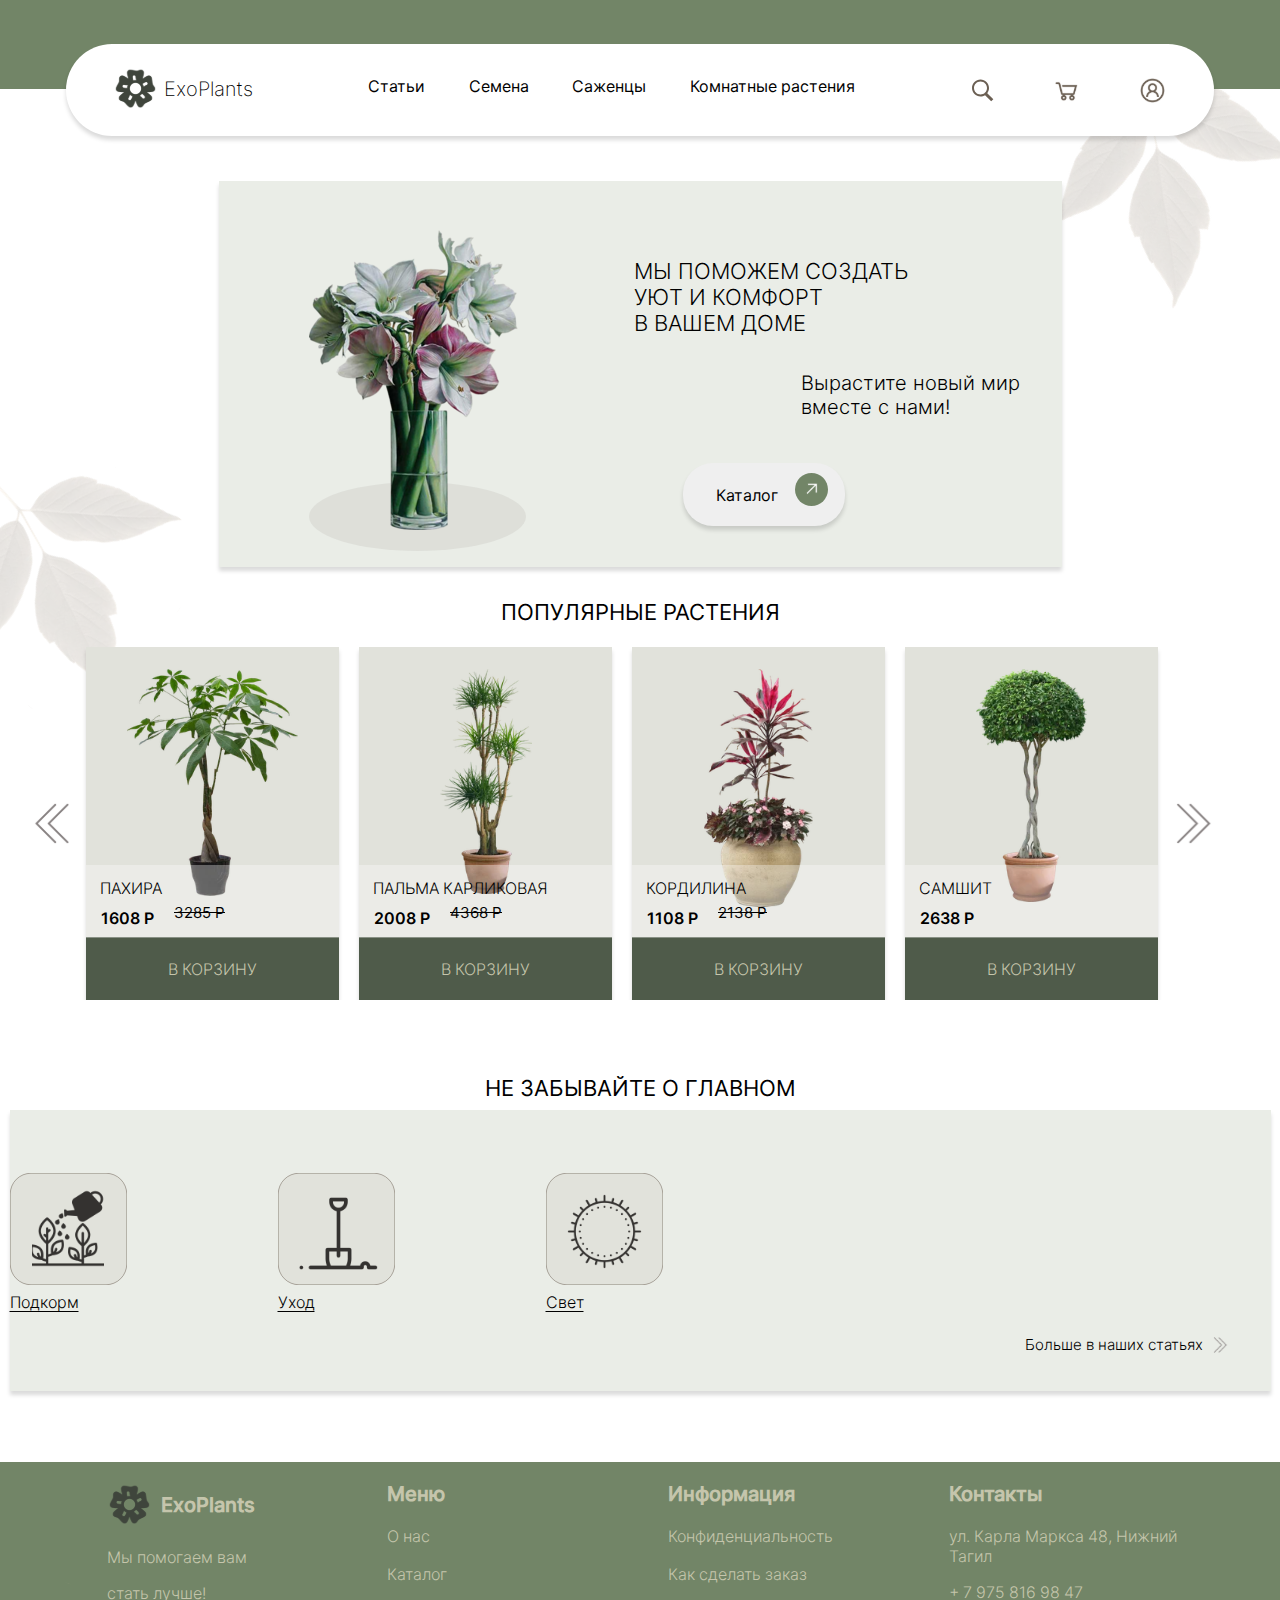
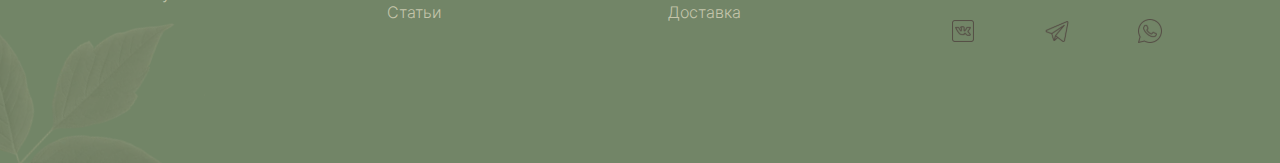
<file: index.html>
<!DOCTYPE html>
<html lang="ru">

<head>
    <meta charset="UTF-8">
    <meta name="viewport" content="width=device-width, user-scalable=no, initial-scale=1.0, maximum-scale=1.0, minimum-scale=1.0">
    <title>ExoPlants</title>
    <link rel="stylesheet" href="main.css">
    <link rel="stylesheet" href="global.css">
</head>

<body>
    <div class="header_line"></div>

    <img src="IMG/List_top.png" alt="listok" id="listok_1">
    <div class="header">
        <div class="logo">
            <img src="IMG/MenuIcon.svg" height="45px" width="45px" alt="logo">
            ExoPlants
        </div>
        <nav class="nav">
            <a href="#" class="link">Статьи</a>
            <a href="seeds.html" class="link">Семена</a>
            <a href="sags.html" class="link">Саженцы</a>
            <a href="plants.html" class="link">Комнатные растения</a>
        </nav>
        <div class="actions">
            <img src="IMG/SearchIcon.svg">
            <img src="IMG/Bag.svg">
            <img src="IMG/Account.svg">
        </div>
    </div>
    <div class="positioner">
        <div class="info-block">
            <img src="IMG/VaseGroup.svg" class="vase-img">
            <div class="info-text">
                <p class="info-1">МЫ ПОМОЖЕМ СОЗДАТЬ<br>
                    УЮТ И КОМФОРТ<br>
                    В ВАШЕМ ДОМЕ</p>
                <p class="info-2">Вырастите новый мир<br>
                    вместе с нами!</p>
                <a href="catalog.html">
                    <button class="btn-catalog">Каталог
                        <img src="IMG/SelectGroup.svg" height="33px" width="33px" alt="catalog-btn">
                    </button>
                </a>
            </div>
        </div>
    </div>
    <img src="IMG/listok_2.svg" alt="listok_2" id="listok_2">
    <div class="popular-plants">
        <p id="slaider-p">ПОПУЛЯРНЫЕ РАСТЕНИЯ</p>
        <div class="slaider">
            <img src="IMG/ArrowLeft-img.svg" id="strelka-left">
            <div class="slider-body">
                <div class="card-1">
                    <div class="img">
                        <img src="IMG/Pahira-IMG.svg">
                    </div>
                    <div class="line-block">
                        <p>ПАХИРА</p>
                        <div class="price">
                            <p>1608 Р</p>
                            <p>3285 Р</p>
                        </div>
                    </div>
                    <button class="bag-add">В КОРЗИНУ</button>
                </div>
                <div class="card-1">
                    <div class="img">
                        <img src="IMG/Palma.svg">
                    </div>
                    <div class="line-block">
                        <p>ПАЛЬМА КАРЛИКОВАЯ</p>
                        <div class="price">
                        <p>2008 Р</p>
                        <p>4368 Р</p>
                        </div>
                    </div>
                    <button class="bag-add">В КОРЗИНУ</button>
                </div>
                <div class="card-1">
                    <div class="img">
                        <img src="IMG/Cordylina.svg">
                    </div>
                    <div class="line-block">
                        <p>КОРДИЛИНА</p>
                        <div class="price">
                        <p>1108 Р</p>
                        <p>2138 Р</p>
                        </div>
                    </div>
                    <button class="bag-add">В КОРЗИНУ</button>
                </div>
                <div class="card-1">
                    <div class="img">
                        <img src="IMG/Samshit.svg">
                    </div>
                    <div class="line-block">
                        <p>САМШИТ</p>
                        <div class="price">
                        <p>2638 Р</p>
                        </div>
                    </div>
                    <button class="bag-add">В КОРЗИНУ</button>
                </div>
                <div class="card-1">
                    <div class="img">
                        <img src="IMG/Azalia.svg">
                    </div>
                    <div class="line-block">
                        <p>АЗАЛИЯ</p>
                        <div class="price">
                        <p>1608 Р</p>
                        </div>
                    </div>
                    <button class="bag-add">В КОРЗИНУ</button>
                </div>
                <div class="card-1">
                    <div class="img">
                        <img src="IMG/Youkka.svg">
                    </div>
                    <div class="line-block">
                        <p>ЮККА</p>
                        <div class="price">
                        <p>2380 Р</p>
                        <p>3880 Р</p>
                        </div>
                    </div>
                    <button class="bag-add">В КОРЗИНУ</button>
                </div>
                <div class="card-1">
                    <div class="img">
                        <img src="IMG/Fikus-Daniel.svg">
                    </div>
                    <div class="line-block">
                        <p>ФИКУС ДАНИЭЛЬ</p>
                        <div class="price">
                        <p>3450 Р</p>
                        <p>4780 Р</p>
                        </div>
                    </div>
                    <button class="bag-add">В КОРЗИНУ</button>
                </div>
                <div class="card-1">
                    <div class="img">
                        <img src="IMG/Drazena-Marginata.svg">
                    </div>
                    <div class="line-block">
                        <p>ДРАЦЕНА МАРГИНАТА</p>
                        <div class="price">
                        <p>3350 Р</p>
                        <p>5590 Р</p>
                        </div>
                    </div>
                    <button class="bag-add">В КОРЗИНУ</button>
                </div>
                <div class="card-1">
                    <div class="img">
                        <img src="IMG/PinkOrchide.svg">
                    </div>
                    <div class="line-block">
                        <p>РОЗОВАЯ ОРХИДЕЯ</p>
                        <div class="price">
                        <p>3638 Р</p>
                        </div>
                    </div>
                    <button class="bag-add">В КОРЗИНУ</button>
                </div>
                <div class="card-1">
                    <div class="img">
                        <img src="IMG/Spatifilym.svg">
                    </div>
                    <div class="line-block">
                        <p>СПАТИФИЛЛУМ КОМНАТНЫЙ</p>
                        <div class="price">
                        <p>1680 Р</p>
                        <p>3638 Р</p>
                        </div>
                    </div>
                    <button class="bag-add">В КОРЗИНУ</button>
                </div>
            </div>
            <img src="IMG/ArrowRight-img.svg" id="strelka-right">
        </div>
        
    </div>
    <div class="block-states">
        <p class="p-style">НЕ ЗАБЫВАЙТЕ О ГЛАВНОМ</p>
        <div class="states">
            <div class="states-position">
               <div class="states-img">
                    <div>
                        <img src="IMG/FeedGroup.svg" height="112px" width="117px" alt="feed-img">
                        <p><a href="#" class="link-states">Подкорм</a></p>
                    </div>
               </div>
               <div class="states-img">
                    <div>
                        <img src="IMG/CareGroup.svg" height="112px" width="117px" alt="care-img">
                        <p><a href="#" class="link-states">Уход</a></p>
                    </div>
               </div>
               <div class="states-img">
                    <div>
                        <img src="IMG/LightGroup.svg" height="112px" width="117px" alt="light-img">
                        <p><a href="#" class="link-states">Свет</a></p>
                    </div>
               </div>
            </div>
            <a href="#" class="a-link">Больше в наших статьях <img src="IMG/ArrowRight (1).svg"></a>
        </div>
    </div>
    <div class="footer">
        <div class="footer-text">
            <div class="block-f">
                <div>
                    <h3><img src="IMG/MenuIcon.svg" height="45px" width="45px" alt="logo">ExoPlants</h3>
                    <p>Мы помогаем вам</p>
                    <p>стать лучше!</p>
                </div>
            </div>
            <div class="block-f">
                <div>
                    <h3>Меню</h3>
                    <a href="#" class="link-footer">О нас</a><br><br>
                    <a href="catalog.html" class="link-footer">Каталог</a><br><br>
                    <a href="#" class="link-footer">Статьи</a>
                </div>
            </div>


            <div class="block-f">
                <div>
                    <h3>Информация</h3>
                    <a href="#" class="link-footer">Конфиденциальность</a><br><br>
                    <a href="#" class="link-footer">Как сделать заказ</a><br><br>
                    <a href="#" class="link-footer">Доставка</a>
                </div>
            </div>

            <div class="block-f">
                <div>
                    <h3>Контакты</h3>
                    <p>ул. Карла Маркса 48, Нижний Тагил</p>
                    <p>+ 7 975 816 98 47</p>
                    <div class="img-contacts">
                        <img src="IMG/VK-icon.svg">
                        <img src="IMG/Telegram-icon.svg">
                        <img src="IMG/Whatsup-icon.svg">
                    </div>
                </div>
            </div>
        </div>
        <img src="IMG/listok-3.svg" id="listok-3">
    </div>
    <script src="main.js"></script>
    <script src="globalValues.js"></script>
</body>

</html>
</file>
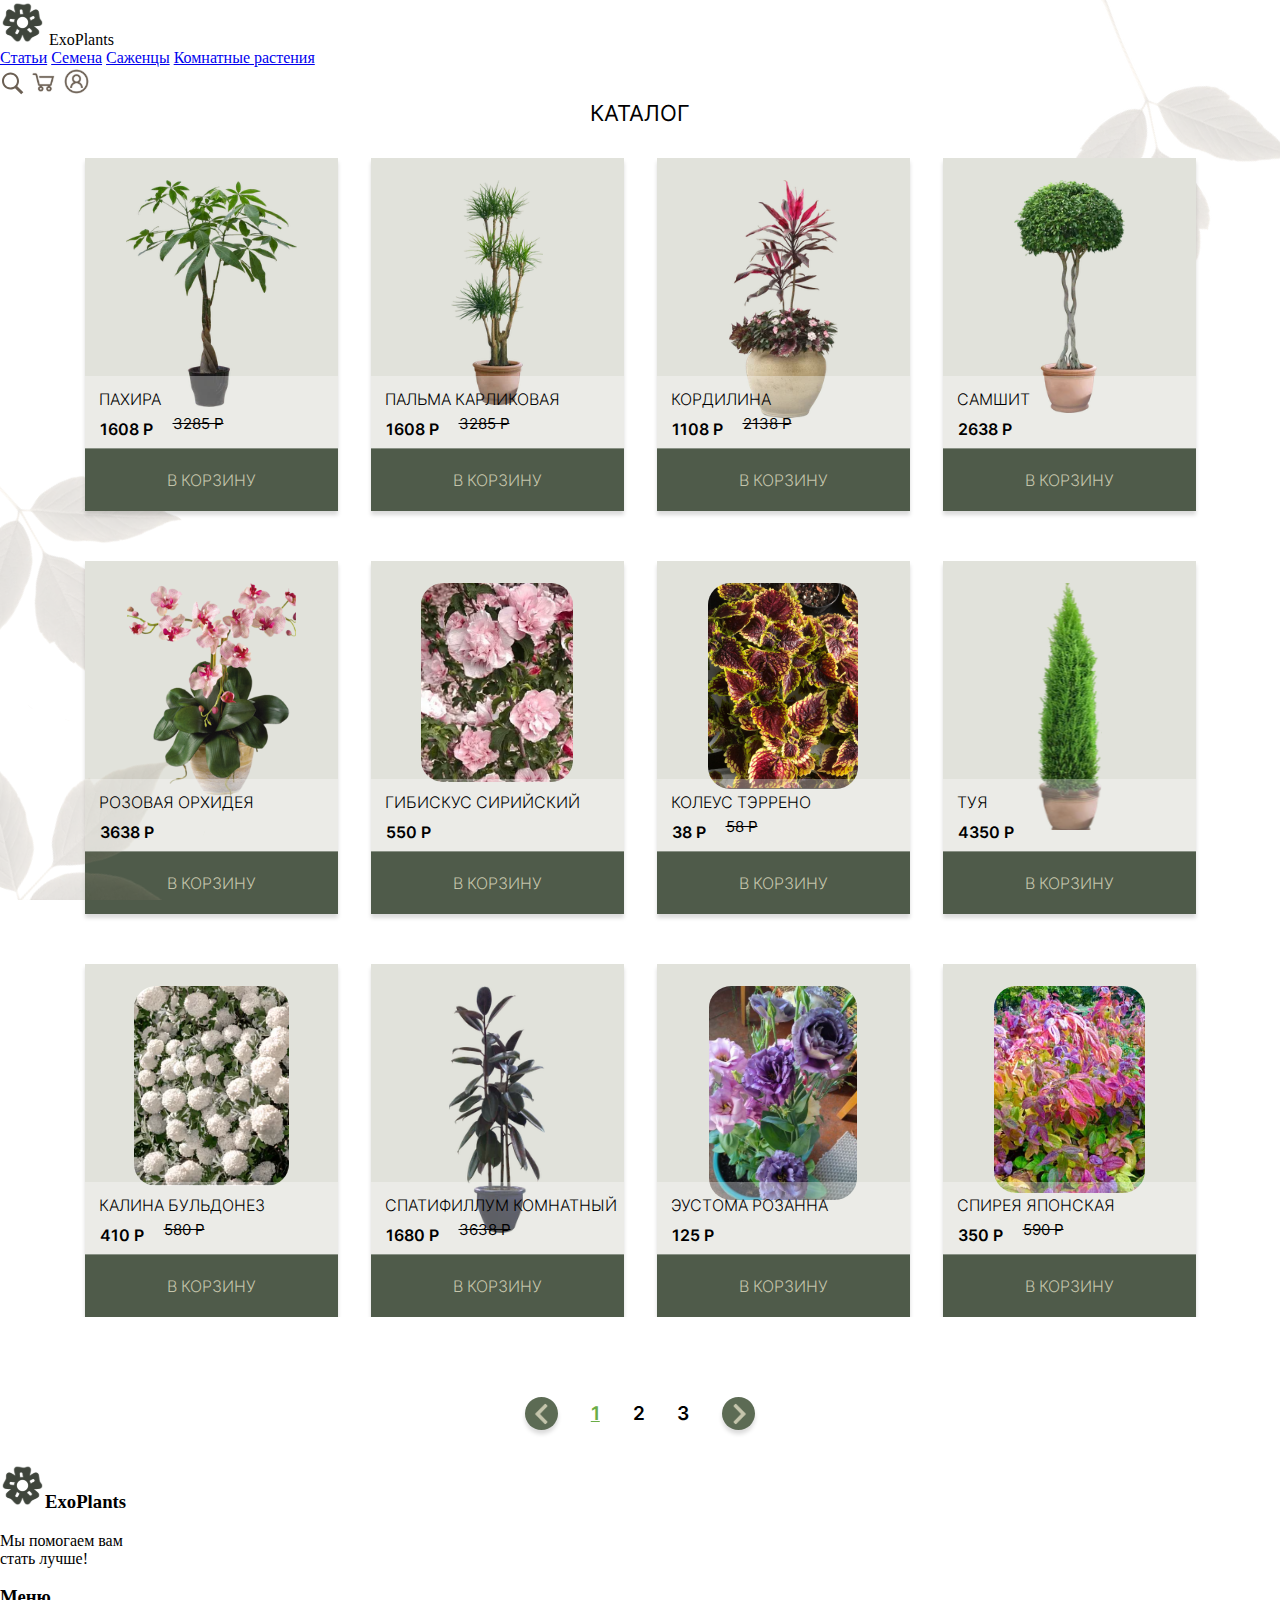
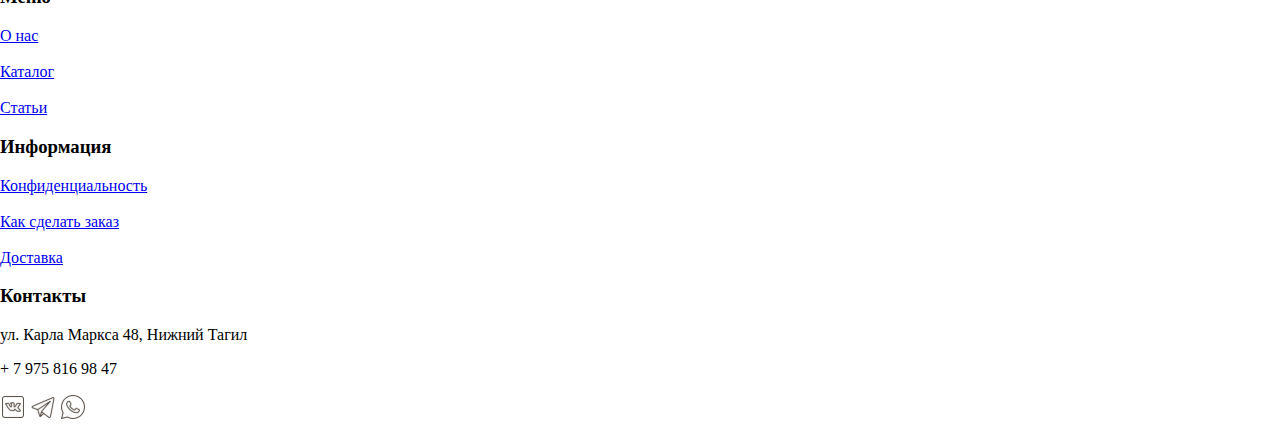
<file: catalog.html>
<!DOCTYPE html>
<html lang="ru">

<head>
    <meta charset="UTF-8">
    <meta name="viewport" content="width=device-width, initial-scale=1.0">
    <title>Каталог</title>
    <link rel="stylesheet" href="catalog.css">
</head>

<body>
    <div class="header_line"></div>

    <img src="IMG/List_top.png" alt="listok" id="listok_1">
    <div class="header">
        <div class="logo">
            <a href="index.html"><img src="IMG/MenuIcon.svg" height="45px" width="45px" alt="logo"></a>
            ExoPlants
        </div>
        <nav class="nav">
            <a href="#" class="link">Статьи</a>
            <a href="#" class="link">Семена</a>
            <a href="#" class="link">Саженцы</a>
            <a href="#" class="link">Комнатные растения</a>
        </nav>
        <div class="actions">
            <img src="IMG/SearchIcon.svg">
            <img src="IMG/Bag.svg">
            <img src="IMG/Account.svg">
        </div>
    </div>
    <img src="IMG/listok_2.svg" alt="listok_2" id="listok_2">
    <p id="catalog-p">КАТАЛОГ</p>
    <div class="catalog">
        <!-- первая часть -->
        <div class="catalog-part">
            <div class="card-1">
                <div class="img">
                    <img src="IMG/Pahira-IMG.svg">
                </div>
                <div class="line-block">
                    <p>ПАХИРА</p>
                    <div class="price">
                        <p>1608 Р</p>
                        <p>3285 Р</p>
                    </div>
                </div>
                <button class="bag-add">В КОРЗИНУ</button>
            </div>
            <div class="card-1">
                <div class="img">
                    <img src="IMG/Palma.svg">
                </div>
                <div class="line-block">
                    <p>ПАЛЬМА КАРЛИКОВАЯ</p>
                    <div class="price">
                        <p>1608 Р</p>
                        <p>3285 Р</p>
                    </div>
                </div>
                <button class="bag-add">В КОРЗИНУ</button>
            </div>
            <div class="card-1">
                <div class="img">
                    <img src="IMG/Cordylina.svg">
                </div>
                <div class="line-block">
                    <p>КОРДИЛИНА</p>
                    <div class="price">
                        <p>1108 Р</p>
                        <p>2138 Р</p>
                    </div>
                </div>
                <button class="bag-add">В КОРЗИНУ</button>
            </div>
            <div class="card-1">
                <div class="img">
                    <img src="IMG/Samshit.svg">
                </div>
                <div class="line-block">
                    <p>САМШИТ</p>
                    <div class="price">
                        <p>2638 Р</p>
                    </div>
                </div>
                <button class="bag-add">В КОРЗИНУ</button>
            </div>
            <div class="card-1">
                <div class="img">
                    <img src="IMG/PinkOrchide.svg">
                </div>
                <div class="line-block">
                    <p>РОЗОВАЯ ОРХИДЕЯ</p>
                    <div class="price">
                        <p>3638 Р</p>
                    </div>
                </div>
                <button class="bag-add">В КОРЗИНУ</button>
            </div>
            <div class="card-1">
                <div class="img">
                    <img src="IMG/GibiskusSir.svg">
                </div>
                <div class="line-block">
                    <p>ГИБИСКУС СИРИЙСКИЙ</p>
                    <div class="price">
                        <p>550 Р</p>
                    </div>
                </div>
                <button class="bag-add">В КОРЗИНУ</button>
            </div>
            <div class="card-1">
                <div class="img">
                    <img src="IMG/KoleusToreno.svg">
                </div>
                <div class="line-block">
                    <p>КОЛЕУС ТЭРРЕНО</p>
                    <div class="price">
                        <p>38 Р</p>
                        <p>58 Р</p>
                    </div>
                </div>
                <button class="bag-add">В КОРЗИНУ</button>
            </div>
            <div class="card-1">
                <div class="img">
                    <img src="IMG/Tya.svg" height="247" width="67">
                </div>
                <div class="line-block">
                    <p>ТУЯ</p>
                    <div class="price">
                        <p>4350 Р</p>
                    </div>
                </div>
                <button class="bag-add">В КОРЗИНУ</button>
            </div>
            <div class="card-1">
                <div class="img">
                    <img src="IMG/KalinaBuldonez.svg">
                </div>
                <div class="line-block">
                    <p>КАЛИНА БУЛЬДОНЕЗ</p>
                    <div class="price">
                        <p>410 Р</p>
                        <p>580 Р</p>
                    </div>
                </div>
                <button class="bag-add">В КОРЗИНУ</button>
            </div>
            <div class="card-1">
                <div class="img">
                    <img src="IMG/Spatifilym.svg">
                </div>
                <div class="line-block">
                    <p>СПАТИФИЛЛУМ КОМНАТНЫЙ</p>
                    <div class="price">
                        <p>1680 Р</p>
                        <p>3638 Р</p>
                    </div>
                </div>
                <button class="bag-add">В КОРЗИНУ</button>
            </div>
            <div class="card-1">
                <div class="img">
                    <img src="IMG/IeystomaRosana.svg">
                </div>
                <div class="line-block">
                    <p>ЭУСТОМА РОЗАННА</p>
                    <div class="price">
                        <p>125 Р</p>
                    </div>
                </div>
                <button class="bag-add">В КОРЗИНУ</button>
            </div>
            <div class="card-1">
                <div class="img">
                    <img src="IMG/SpireaYaponskaya.svg">
                </div>
                <div class="line-block">
                    <p>СПИРЕЯ ЯПОНСКАЯ</p>
                    <div class="price">
                        <p>350 Р</p>
                        <p>590 Р</p>
                    </div>
                </div>
                <button class="bag-add">В КОРЗИНУ</button>
            </div>
        </div>
        <!-- вторая часть -->
        <div class="catalog-part">
            <div class="card-1">
                <div class="img">
                    <img src="IMG/VasilekKapitan.svg">
                </div>
                <div class="line-block">
                    <p>ВАСИЛЁК КАПИТАН</p>
                    <div class="price">
                        <p>18 Р</p>
                        <p>38 Р</p>
                    </div>
                </div>
                <button class="bag-add">В КОРЗИНУ</button>
            </div>
            <div class="card-1">
                <div class="img">
                    <img src="IMG/Floks.svg">
                </div>
                <div class="line-block">
                    <p>ФЛОКС СМЕСЬ ОКРАСОВ</p>
                    <div class="price">
                        <p>24 Р</p>
                    </div>
                </div>
                <button class="bag-add">В КОРЗИНУ</button>
            </div>
            <div class="card-1">
                <div class="img">
                    <img src="IMG/Viola.svg">
                </div>
                <div class="line-block">
                    <p>ВИОЛА УЛЬТРАМАРИН</p>
                    <div class="price">
                        <p>44 Р</p>
                    </div>
                </div>
                <button class="bag-add">В КОРЗИНУ</button>
            </div>
            <div class="card-1">
                <div class="img">
                    <img src="IMG/Barhats.svg">
                </div>
                <div class="line-block">
                    <p>БАРХАТЦЫ ОРАНЖЕВЫЕ</p>
                    <div class="price">
                        <p>28 Р</p>
                        <p>58 Р</p>
                    </div>
                </div>
                <button class="bag-add">В КОРЗИНУ</button>
            </div>
            <div class="card-1">
                <div class="img">
                    <img src="IMG/AstraJuvel.svg">
                </div>
                <div class="line-block">
                    <p>АСТРА ДЖУВЕЛ</p>
                    <div class="price">
                        <p>25 Р</p>
                        <p>58 Р</p>
                    </div>
                </div>
                <button class="bag-add">В КОРЗИНУ</button>
            </div>
            <div class="card-1">
                <div class="img">
                    <img src="IMG/GeorginaViolet.svg">
                </div>
                <div class="line-block">
                    <p>ГЕОРГИНА ФИОЛЕТ ШЕЙДС</p>
                    <div class="price">
                        <p>125 Р</p>
                    </div>
                </div>
                <button class="bag-add">В КОРЗИНУ</button>
            </div>
            <div class="card-1">
                <div class="img">
                    <img src="IMG/Drazena-Marginata.svg">
                </div>
                <div class="line-block">
                    <p>ДРАЦЕНА МАРГИНАТА</p>
                    <div class="price">
                    <p>3350 Р</p>
                    <p>5590 Р</p>
                    </div>
                </div>
                <button class="bag-add">В КОРЗИНУ</button>
            </div>
            <div class="card-1">
                <div class="img">
                    <img src="IMG/LionZevPink.svg">
                </div>
                <div class="line-block">
                    <p>ЛЬВИНЫЙ ЗЕВ РОЗОВЫЙ</p>
                    <div class="price">
                        <p>135 Р</p>
                        <p>250 Р</p>
                    </div>
                </div>
                <button class="bag-add">В КОРЗИНУ</button>
            </div>
            <div class="card-1">
                <div class="img">
                    <img src="IMG/LupinAlyeParusa.svg">
                </div>
                <div class="line-block">
                    <p>ЛЮПИН АЛЫЕ ПАРУСА</p>
                    <div class="price">
                        <p>41 Р</p>
                        <p>78 Р</p>
                    </div>
                </div>
                <button class="bag-add">В КОРЗИНУ</button>
            </div>
            <div class="card-1">
                <div class="img">
                    <img src="IMG/FrillituniaZvetnaya.svg">
                </div>
                <div class="line-block">
                    <p>ФРИЛЛИТУНИЯ ЦВЕТНАЯ</p>
                    <div class="price">
                        <p>67 Р</p>
                        <p>88 Р</p>
                    </div>
                </div>
                <button class="bag-add">В КОРЗИНУ</button>
            </div>
            <div class="card-1">
                <div class="img">
                    <img src="IMG/Fikus-Daniel.svg">
                </div>
                <div class="line-block">
                    <p>ФИКУС ДАНИЭЛЬ</p>
                    <div class="price">
                    <p>3450 Р</p>
                    <p>4780 Р</p>
                    </div>
                </div>
                <button class="bag-add">В КОРЗИНУ</button>
            </div>
            <div class="card-1">
                <div class="img">
                    <img src="IMG/AgeratumSirenevui.svg">
                </div>
                <div class="line-block">
                    <p>АГЕРАТУМ СИРЕНЕВЫЙ</p>
                    <div class="price">
                        <p>25 Р</p>
                        <p>59 Р</p>
                    </div>
                </div>
                <button class="bag-add">В КОРЗИНУ</button>
            </div>
        </div>
        <!-- третья часть -->
        <div class="catalog-part">
            <div class="card-1">
                <div class="img">
                    <img src="IMG/KlematisMan.svg">
                </div>
                <div class="line-block">
                    <p>КЛЕМАТИС МАНЬЧЖУРСКИЙ </p>
                    <div class="price">
                        <p>520 Р</p>
                        <p>780 Р</p>
                    </div>
                </div>
                <button class="bag-add">В КОРЗИНУ</button>
            </div>
            <div class="card-1">
                <div class="img">
                    <img src="IMG/Azalia.svg">
                </div>
                <div class="line-block">
                    <p>АЗАЛИЯ</p>
                    <div class="price">
                    <p>1608 Р</p>
                    </div>
                </div>
                <button class="bag-add">В КОРЗИНУ</button>
            </div>
            <div class="card-1">
                <div class="img">
                    <img src="IMG/Youkka.svg">
                </div>
                <div class="line-block">
                    <p>ЮККА</p>
                    <div class="price">
                    <p>2380 Р</p>
                    <p>3880 Р</p>
                    </div>
                </div>
                <button class="bag-add">В КОРЗИНУ</button>
            </div>
            <div class="card-1">
                <div class="img">
                    <img src="IMG/LohUskolist.svg">
                </div>
                <div class="line-block">
                    <p>ЛОХ УЗКОЛИСТЫЙ</p>
                    <div class="price">
                        <p>250 Р</p>
                        <p>490 Р</p>
                    </div>
                </div>
                <button class="bag-add">В КОРЗИНУ</button>
            </div>
            <div class="card-1">
                <div class="img">
                    <img src="IMG/WhiteOrchide.svg">
                </div>
                <div class="line-block">
                    <p>БЕЛАЯ ОРХИДЕЯ</p>
                    <div class="price">
                        <p>2308 Р</p>
                        <p>3758 Р</p>
                    </div>
                </div>
                <button class="bag-add">В КОРЗИНУ</button>
            </div>
            <div class="card-1">
                <div class="img">
                    <img src="IMG/MolodiloNuar.svg">
                </div>
                <div class="line-block">
                    <p>МОЛОДИЛО НУАР</p>
                    <div class="price">
                        <p>450 Р</p>
                    </div>
                </div>
                <button class="bag-add">В КОРЗИНУ</button>
            </div>
            <div class="card-1">
                <div class="img">
                    <img src="IMG/DerbennikIvovyi.svg">
                </div>
                <div class="line-block">
                    <p>ДЕРБЕННИК ИВОВЫЙ</p>
                    <div class="price">
                        <p>280 Р</p>
                        <p>310 Р</p>
                    </div>
                </div>
                <button class="bag-add">В КОРЗИНУ</button>
            </div>
            <div class="card-1">
                <div class="img">
                    <img src="IMG/AstraBisernaya.svg">
                </div>
                <div class="line-block">
                    <p>АСТРА БИСЕРНАЯ</p>
                    <div class="price">
                        <p>240 Р</p>
                        <p>380 Р</p>
                    </div>
                </div>
                <button class="bag-add">В КОРЗИНУ</button>
            </div>
            <div class="card-1">
                <div class="img">
                    <img src="IMG/SpireyaShirobana.svg">
                </div>
                <div class="line-block">
                    <p>СПИРЕЯ ШИРОБАНА</p>
                    <div class="price">
                        <p>450 Р</p>
                        <p>780 Р</p>
                    </div>
                </div>
                <button class="bag-add">В КОРЗИНУ</button>
            </div>
            <div class="card-1">
                <div class="img">
                    <img src="IMG/HrizantemaDafna.svg">
                </div>
                <div class="line-block">
                    <p>ХРИЗАНТЕМА ДАФНАТ</p>
                    <div class="price">
                        <p>380 Р</p>
                        <p>880 Р</p>
                    </div>
                </div>
                <button class="bag-add">В КОРЗИНУ</button>
            </div>
            <div class="card-1">
                <div class="img">
                    <img src="IMG/PuzureplodnikRed.svg">
                </div>
                <div class="line-block">
                    <p>ПУЗЫРЕПЛОДНИК РЕД </p>
                    <div class="price">
                        <p>360 Р</p>
                    </div>
                </div>
                <button class="bag-add">В КОРЗИНУ</button>
            </div>
            <div class="card-1">
                <div class="img">
                    <img src="IMG/LavandaBlueSpir.svg">
                </div>
                <div class="line-block">
                    <p>ЛАВАНДА БЛЮ СПИР</p>
                    <div class="price">
                        <p>350 Р</p>
                        <p>590 Р</p>
                    </div>
                </div>
                <button class="bag-add">В КОРЗИНУ</button>
            </div>
        </div>
        <!-- навигация по каталогу -->
        <nav class="catalog-nav">
            <button id="strelka-left"></button>
            <p>1</p>
            <p>2</p>
            <p>3</p>
            <button id="strelka-right"></button>
        </nav>
    </div>
    <div class="footer">
        <div class="footer-text">
            <div class="block-f">
                <h3><img src="IMG/MenuIcon.svg" height="45px" width="45px" alt="logo">ExoPlants</h3>
                <p>Мы помогаем вам<br>
                    стать лучше!</p>
            </div>
            <div class="block-f">
                <h3>Меню</h3>
                <a href="#" class="link-footer">О нас</a><br><br>
                <a href="catalog.html" class="link-footer">Каталог</a><br><br>
                <a href="#" class="link-footer">Статьи</a>
            </div>


            <div class="block-f">
                <h3>Информация</h3>
                <a href="#" class="link-footer">Конфиденциальность</a><br><br>
                <a href="#" class="link-footer">Как сделать заказ</a><br><br>
                <a href="#" class="link-footer">Доставка</a>
            </div>

            <div class="block-f">
                <h3>Контакты</h3>
                <p>ул. Карла Маркса 48, Нижний Тагил</p>
                <p>+ 7 975 816 98 47</p>
                <img src="IMG/VK-icon.svg">
                <img src="IMG/Telegram-icon.svg">
                <img src="IMG/Whatsup-icon.svg">
            </div>
        </div>
        <img src="IMG/listok-3.svg" id="listok-3">
    </div>
</body>
<script src="catalogPages.js"></script>

</html>
</file>
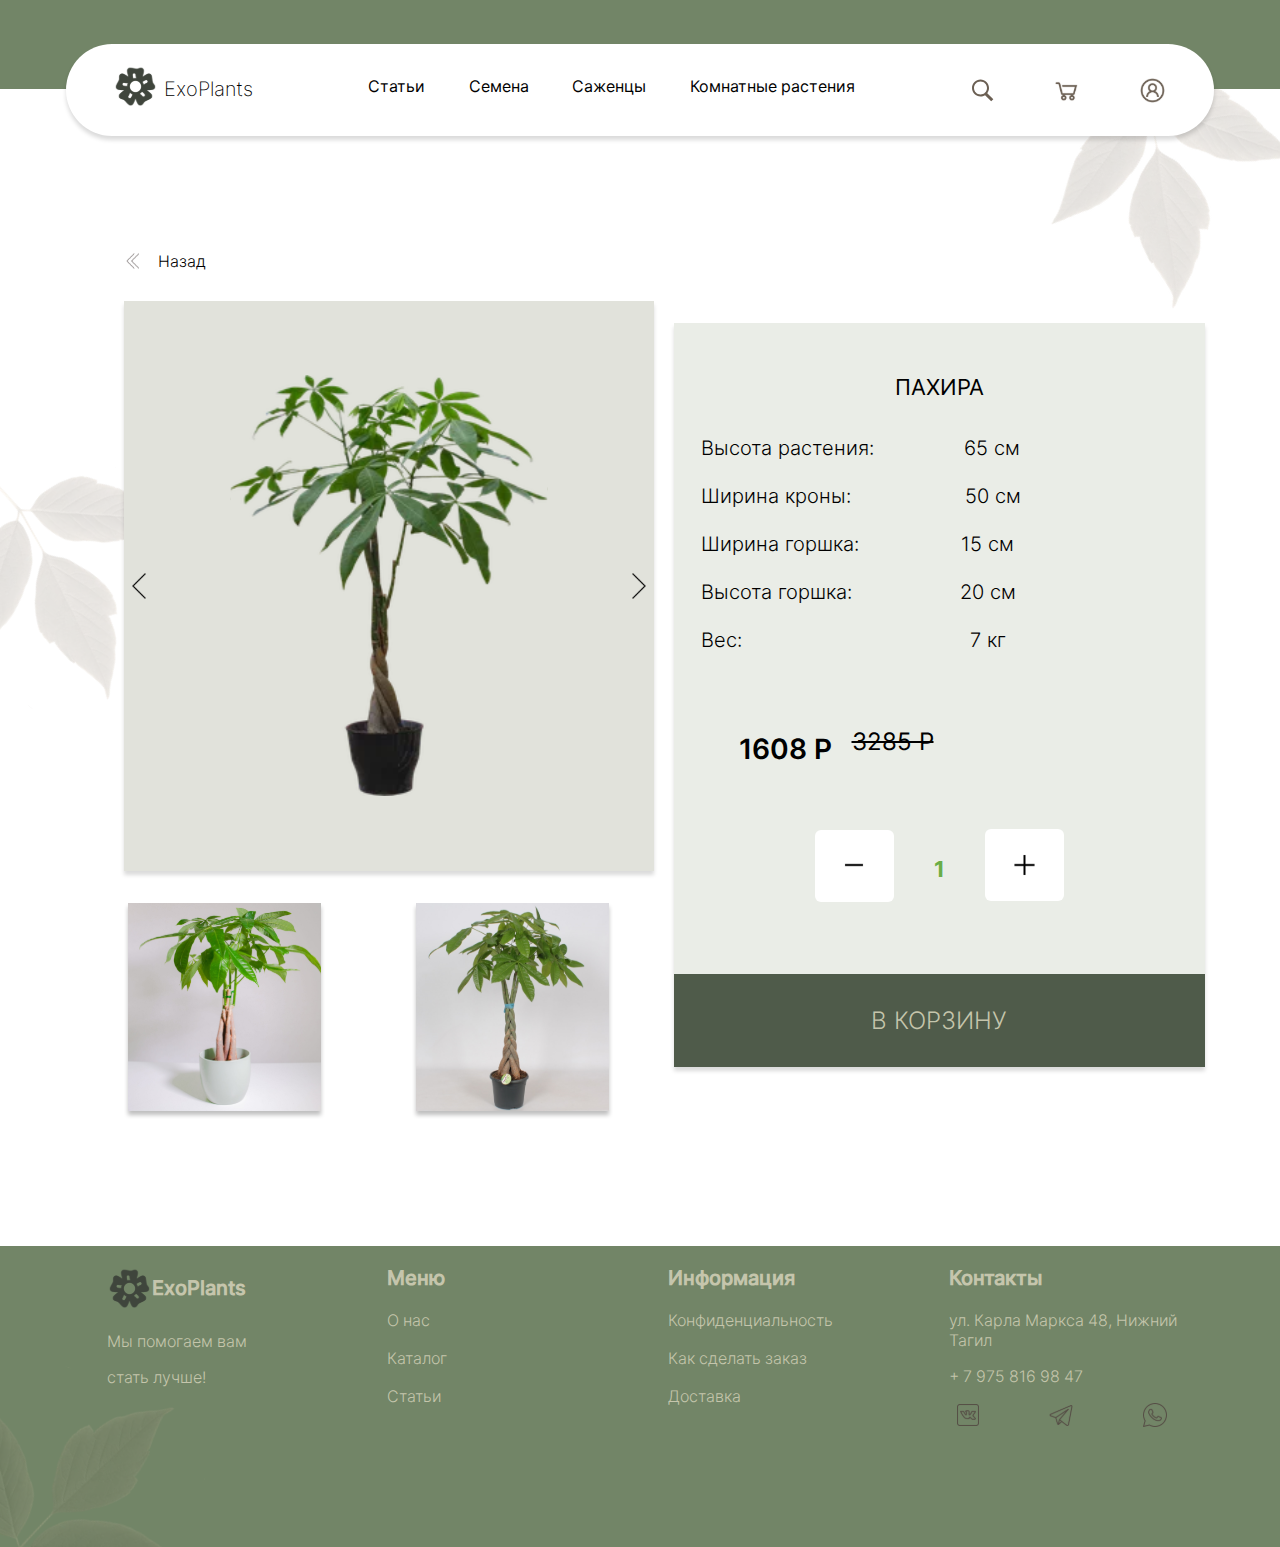
<file: good-card.html>
<!DOCTYPE html>
<html lang="ru">
<head>
    <meta charset="UTF-8">
    <meta name="viewport" content="width=device-width, initial-scale=1.0">
    <title>Карточка товара</title>
    <link rel="stylesheet" href="good-card.css">
    <link rel="stylesheet" href="global.css">
</head>
<body>
    <div class="header_line"></div>

    <img src="IMG/List_top.png" alt="listok" id="listok_1">
    <div class="header">
        <div class="logo">
            <a href="index.html"><img src="IMG/MenuIcon.svg" height="45px" width="45px" alt="logo"></a>
            ExoPlants
        </div>
        <nav class="nav">
            <a href="#" class="link">Статьи</a>
            <a href="seeds.html" class="link">Семена</a>
            <a href="sags.html" class="link">Саженцы</a>
            <a href="plants.html" class="link">Комнатные растения</a>
        </nav>
        <div class="actions">
            <img src="IMG/SearchIcon.svg">
            <img src="IMG/Bag.svg">
            <img src="IMG/Account.svg">
        </div>
    </div>

    <img src="IMG/listok_2.svg" alt="listok_2" id="listok_2">
    <div class="good-cart-body">
        <div class="good-cart-container">
            <a href="index.html" class="a-link"><img src="IMG/ArrowBack.svg"> Назад</a>
            <div class="card-switcher-body">
            <img src="IMG/SwitchArrowLeft.svg" class="arrow" id="left">
            <img src="IMG/Pahira-IMG.svg" class="img-main img-selectors">
            <img src="IMG/SwitchArrowRight.svg" class="arrow" id="right">
            </div>
            <div class="card-switcher">
                <div class="goods-1">
                <img src="IMG/Pahira-switch-1.svg" class="img-selectors">
                </div>
                <div class="goods-1">
                <img src="IMG/Pahira-switck-2.svg" class="img-selectors">
                </div>
            </div>
            <div class="good-info-body">
                <div class="center">
                    <br>
                    ПАХИРА
                </div>
                <div class="good-text">
                    Высота растения: &nbsp; &nbsp; &nbsp; &nbsp; &nbsp; &nbsp; &nbsp; 65 см<br><br>
                    Ширина кроны: &nbsp; &nbsp; &nbsp; &nbsp; &nbsp; &nbsp; &nbsp; &nbsp; &nbsp;&nbsp;50 см<br><br>
                    Ширина горшка: &nbsp; &nbsp; &nbsp; &nbsp; &nbsp; &nbsp; &nbsp; &nbsp;&nbsp;15 см<br><br>
                    Высота горшка: &nbsp; &nbsp; &nbsp; &nbsp; &nbsp; &nbsp; &nbsp; &nbsp;&nbsp;&nbsp;20 см<br><br>
                    Вес: &nbsp; &nbsp; &nbsp; &nbsp; &nbsp; &nbsp; &nbsp; &nbsp; &nbsp; &nbsp; &nbsp; &nbsp; &nbsp; &nbsp; &nbsp; &nbsp; &nbsp;&nbsp;&nbsp;&nbsp;&nbsp;7 кг
                </div>
                <div class="price">
                    <p>1608 Р</p>
                    <p>3285 Р</p>
                </div>
                <div class="quantity" data-quantity>
                    <button class="counter__button minus-btn" type="button" name="button">
                        <img src="IMG/minus.svg" alt="">
                      </button>
                    <input type="text" disabled name="name" value="1">
                    <button class="counter__button plus-btn" type="button" name="button">
                        <img src="IMG/plus.svg" alt="">
                      </button>
                  </div>
                <button class="bag-add">В КОРЗИНУ</button>
            </div>
        </div>
    </div>
    <div class="footer">
        <div class="footer-text">
            <div class="block-f">
                <div>
                    <h3><img src="IMG/MenuIcon.svg" height="45px" width="45px" alt="logo">ExoPlants</h3>
                    <p>Мы помогаем вам</p>
                    <p>стать лучше!</p>
                </div>
            </div>
            <div class="block-f">
                <div>
                    <h3>Меню</h3>
                    <a href="#" class="link-footer">О нас</a><br><br>
                    <a href="catalog.html" class="link-footer">Каталог</a><br><br>
                    <a href="#" class="link-footer">Статьи</a>
                </div>
            </div>
        
        
            <div class="block-f">
                <div>
                    <h3>Информация</h3>
                    <a href="#" class="link-footer">Конфиденциальность</a><br><br>
                    <a href="#" class="link-footer">Как сделать заказ</a><br><br>
                    <a href="#" class="link-footer">Доставка</a>
                </div>
            </div>
        
            <div class="block-f">
                <div>
                    <h3>Контакты</h3>
                    <p>ул. Карла Маркса 48, Нижний Тагил</p>
                    <p>+ 7 975 816 98 47</p>
                    <div class="img-contacts">
                        <img src="IMG/VK-icon.svg">
                        <img src="IMG/Telegram-icon.svg">
                        <img src="IMG/Whatsup-icon.svg">
                    </div>
                </div>
            </div>
        </div>
        <img src="IMG/listok-3.svg" id="listok-3">
    </div>
    <script src="good-card.js"></script>
</body>
</html>
</file>
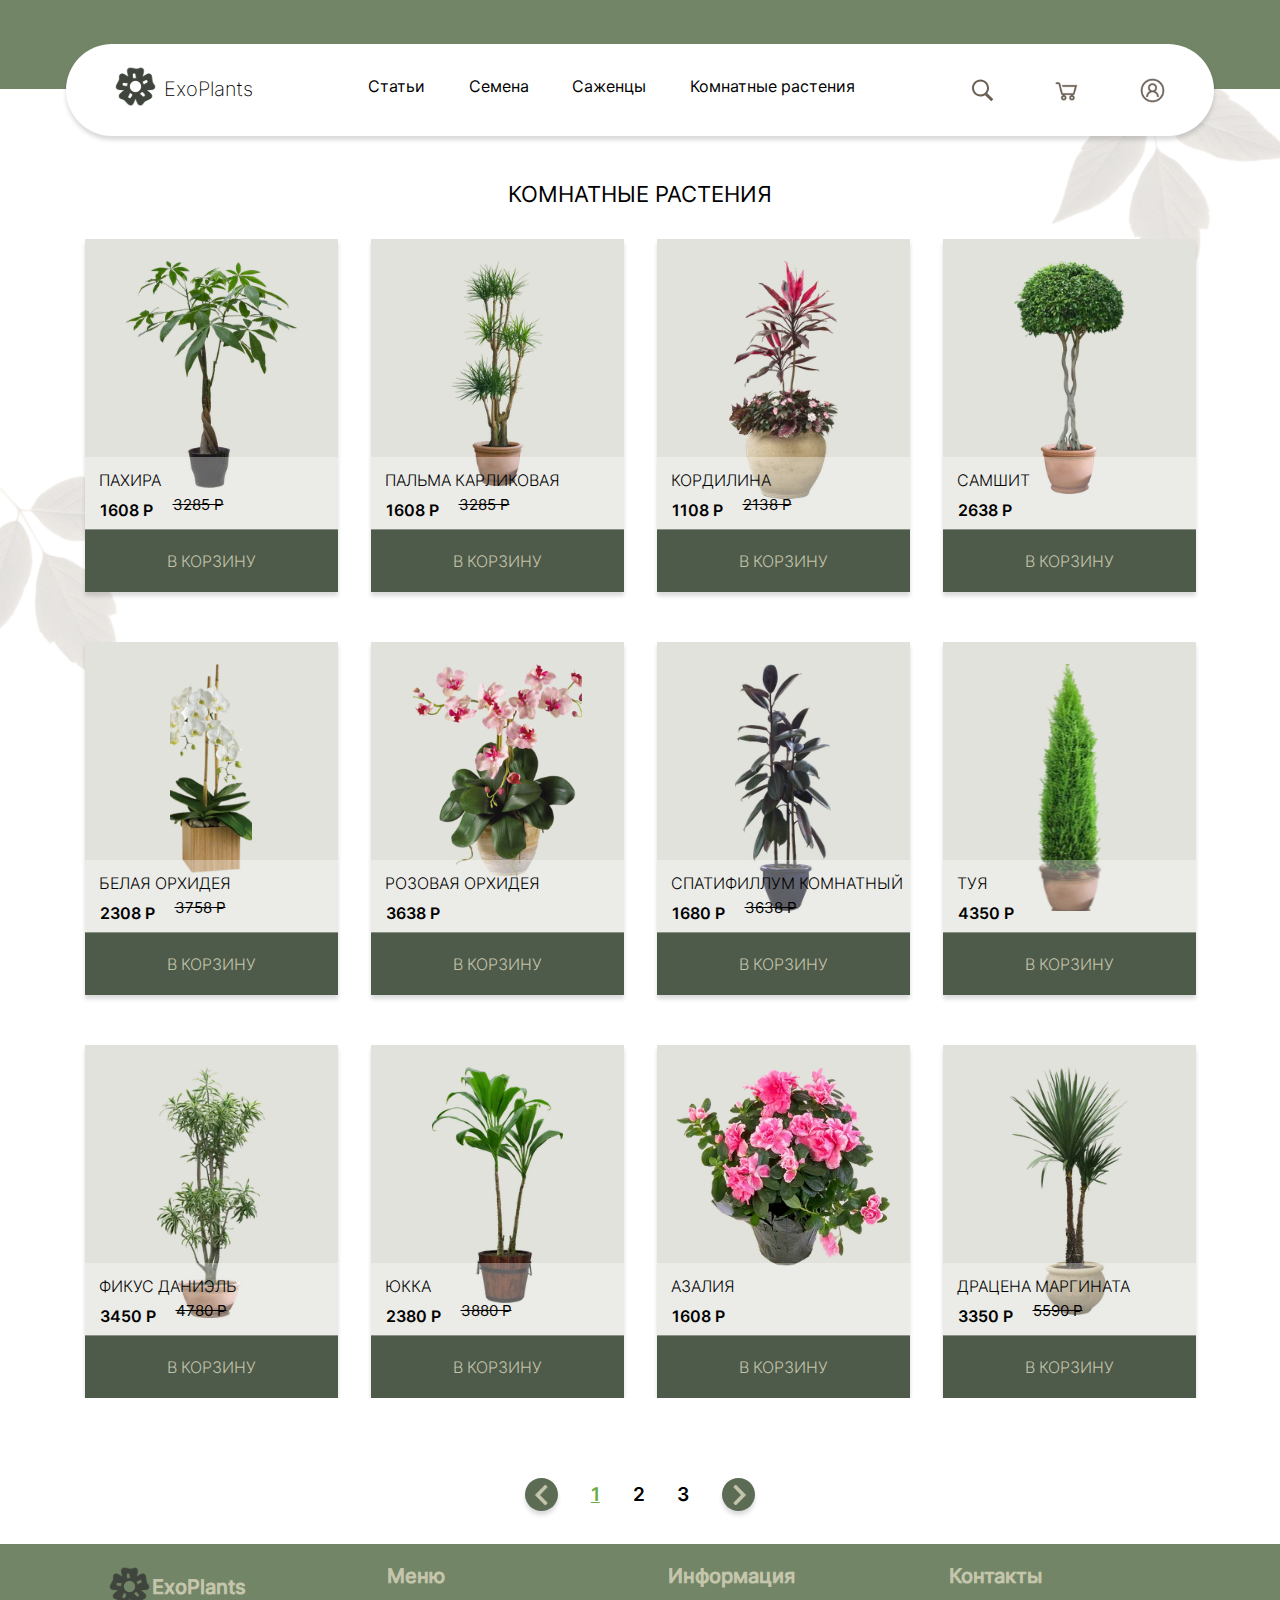
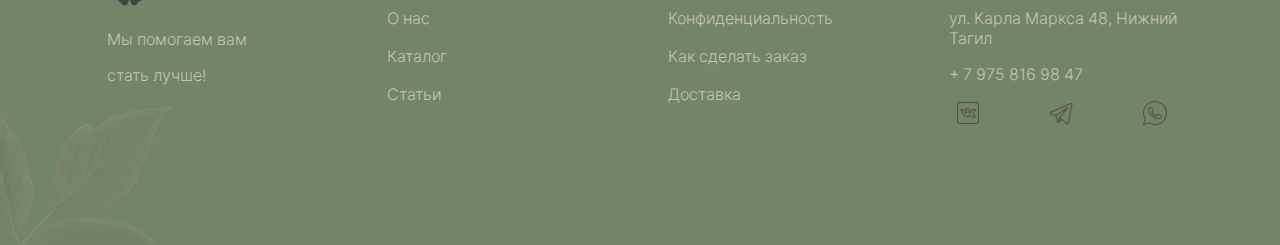
<file: plants.html>
<!DOCTYPE html>
<html lang="ru">

<head>
    <meta charset="UTF-8">
    <meta name="viewport" content="width=device-width, initial-scale=1.0">
    <title>Комнатные растения</title>
    <link rel="stylesheet" href="plants.css">
    <link rel="stylesheet" href="global.css">
</head>

<body>
    <div class="header_line"></div>

    <img src="IMG/List_top.png" alt="listok" id="listok_1">
    <div class="header">
        <div class="logo">
            <a href="index.html"><img src="IMG/MenuIcon.svg" height="45px" width="45px" alt="logo"></a>
            ExoPlants
        </div>
        <nav class="nav">
            <a href="#" class="link">Статьи</a>
            <a href="seeds.html" class="link">Семена</a>
            <a href="sags.html" class="link">Саженцы</a>
            <a href="#" class="link">Комнатные растения</a>
        </nav>
        <div class="actions">
            <img src="IMG/SearchIcon.svg">
            <img src="IMG/Bag.svg">
            <img src="IMG/Account.svg">
        </div>
    </div>
    <img src="IMG/listok_2.svg" alt="listok_2" id="listok_2">
    <p id="plants-p">КОМНАТНЫЕ РАСТЕНИЯ</p>
    <div class="plants">
        <!-- первая часть -->
        <div class="plants-part">
            <div class="card-1">
                <div class="img">
                    <img src="IMG/Pahira-IMG.svg">
                </div>
                <div class="line-block">
                    <p>ПАХИРА</p>
                    <div class="price">
                        <p>1608 Р</p>
                        <p>3285 Р</p>
                    </div>
                </div>
                <button class="bag-add">В КОРЗИНУ</button>
            </div>
            <div class="card-1">
                <div class="img">
                    <img src="IMG/Palma.svg">
                </div>
                <div class="line-block">
                    <p>ПАЛЬМА КАРЛИКОВАЯ</p>
                    <div class="price">
                        <p>1608 Р</p>
                        <p>3285 Р</p>
                    </div>
                </div>
                <button class="bag-add">В КОРЗИНУ</button>
            </div>
            <div class="card-1">
                <div class="img">
                    <img src="IMG/Cordylina.svg">
                </div>
                <div class="line-block">
                    <p>КОРДИЛИНА</p>
                    <div class="price">
                        <p>1108 Р</p>
                        <p>2138 Р</p>
                    </div>
                </div>
                <button class="bag-add">В КОРЗИНУ</button>
            </div>
            <div class="card-1">
                <div class="img">
                    <img src="IMG/Samshit.svg">
                </div>
                <div class="line-block">
                    <p>САМШИТ</p>
                    <div class="price">
                        <p>2638 Р</p>
                    </div>
                </div>
                <button class="bag-add">В КОРЗИНУ</button>
            </div>
            <div class="card-1">
                <div class="img">
                    <img src="IMG/WhiteOrchide.svg">
                </div>
                <div class="line-block">
                    <p>БЕЛАЯ ОРХИДЕЯ</p>
                    <div class="price">
                        <p>2308 Р</p>
                        <p>3758 Р</p>
                    </div>
                </div>
                <button class="bag-add">В КОРЗИНУ</button>
            </div>
            <div class="card-1">
                <div class="img">
                    <img src="IMG/PinkOrchide.svg">
                </div>
                <div class="line-block">
                    <p>РОЗОВАЯ ОРХИДЕЯ</p>
                    <div class="price">
                        <p>3638 Р</p>
                    </div>
                </div>
                <button class="bag-add">В КОРЗИНУ</button>
            </div>
            <div class="card-1">
                <div class="img">
                    <img src="IMG/Spatifilym.svg">
                </div>
                <div class="line-block">
                    <p>СПАТИФИЛЛУМ КОМНАТНЫЙ</p>
                    <div class="price">
                        <p>1680 Р</p>
                        <p>3638 Р</p>
                    </div>
                </div>
                <button class="bag-add">В КОРЗИНУ</button>
            </div>
            <div class="card-1">
                <div class="img">
                    <img src="IMG/Tya.svg" height="247" width="67">
                </div>
                <div class="line-block">
                    <p>ТУЯ</p>
                    <div class="price">
                        <p>4350 Р</p>
                    </div>
                </div>
                <button class="bag-add">В КОРЗИНУ</button>
            </div>
            <div class="card-1">
                <div class="img">
                    <img src="IMG/Fikus-Daniel.svg">
                </div>
                <div class="line-block">
                    <p>ФИКУС ДАНИЭЛЬ</p>
                    <div class="price">
                        <p>3450 Р</p>
                        <p>4780 Р</p>
                    </div>
                </div>
                <button class="bag-add">В КОРЗИНУ</button>
            </div>
            <div class="card-1">
                <div class="img">
                    <img src="IMG/Youkka.svg">
                </div>
                <div class="line-block">
                    <p>ЮККА</p>
                    <div class="price">
                        <p>2380 Р</p>
                        <p>3880 Р</p>
                    </div>
                </div>
                <button class="bag-add">В КОРЗИНУ</button>
            </div>
            <div class="card-1">
                <div class="img">
                    <img src="IMG/Azalia.svg">
                </div>
                <div class="line-block">
                    <p>АЗАЛИЯ</p>
                    <div class="price">
                        <p>1608 Р</p>
                    </div>
                </div>
                <button class="bag-add">В КОРЗИНУ</button>
            </div>
            <div class="card-1">
                <div class="img">
                    <img src="IMG/Drazena-Marginata.svg">
                </div>
                <div class="line-block">
                    <p>ДРАЦЕНА МАРГИНАТА</p>
                    <div class="price">
                        <p>3350 Р</p>
                        <p>5590 Р</p>
                    </div>
                </div>
                <button class="bag-add">В КОРЗИНУ</button>
            </div>
        </div>
        <!-- вторая часть -->
        <div class="plants-part">
            <div class="card-1">
                <div class="img">
                    <img src="IMG/VasilekKapitan.svg">
                </div>
                <div class="line-block">
                    <p>ВАСИЛЁК КАПИТАН</p>
                    <div class="price">
                        <p>18 Р</p>
                        <p>38 Р</p>
                    </div>
                </div>
                <button class="bag-add">В КОРЗИНУ</button>
            </div>
            <div class="card-1">
                <div class="img">
                    <img src="IMG/Floks.svg">
                </div>
                <div class="line-block">
                    <p>ФЛОКС СМЕСЬ ОКРАСОВ</p>
                    <div class="price">
                        <p>24 Р</p>
                    </div>
                </div>
                <button class="bag-add">В КОРЗИНУ</button>
            </div>
            <div class="card-1">
                <div class="img">
                    <img src="IMG/Viola.svg">
                </div>
                <div class="line-block">
                    <p>ВИОЛА УЛЬТРАМАРИН</p>
                    <div class="price">
                        <p>44 Р</p>
                    </div>
                </div>
                <button class="bag-add">В КОРЗИНУ</button>
            </div>
            <div class="card-1">
                <div class="img">
                    <img src="IMG/Barhats.svg">
                </div>
                <div class="line-block">
                    <p>БАРХАТЦЫ ОРАНЖЕВЫЕ</p>
                    <div class="price">
                        <p>28 Р</p>
                        <p>58 Р</p>
                    </div>
                </div>
                <button class="bag-add">В КОРЗИНУ</button>
            </div>
            <div class="card-1">
                <div class="img">
                    <img src="IMG/AstraJuvel.svg">
                </div>
                <div class="line-block">
                    <p>АСТРА ДЖУВЕЛ</p>
                    <div class="price">
                        <p>25 Р</p>
                        <p>58 Р</p>
                    </div>
                </div>
                <button class="bag-add">В КОРЗИНУ</button>
            </div>
            <div class="card-1">
                <div class="img">
                    <img src="IMG/GeorginaViolet.svg">
                </div>
                <div class="line-block">
                    <p>ГЕОРГИНА ФИОЛЕТ ШЕЙДС</p>
                    <div class="price">
                        <p>125 Р</p>
                    </div>
                </div>
                <button class="bag-add">В КОРЗИНУ</button>
            </div>
            <div class="card-1">
                <div class="img">
                    <img src="IMG/KoleusToreno.svg">
                </div>
                <div class="line-block">
                    <p>КОЛЕУС ТЭРРЕНО</p>
                    <div class="price">
                        <p>38 Р</p>
                        <p>58 Р</p>
                    </div>
                </div>
                <button class="bag-add">В КОРЗИНУ</button>
            </div>
            <div class="card-1">
                <div class="img">
                    <img src="IMG/LionZevPink.svg">
                </div>
                <div class="line-block">
                    <p>ЛЬВИНЫЙ ЗЕВ РОЗОВЫЙ</p>
                    <div class="price">
                        <p>135 Р</p>
                        <p>250 Р</p>
                    </div>
                </div>
                <button class="bag-add">В КОРЗИНУ</button>
            </div>
            <div class="card-1">
                <div class="img">
                    <img src="IMG/LupinAlyeParusa.svg">
                </div>
                <div class="line-block">
                    <p>ЛЮПИН АЛЫЕ ПАРУСА</p>
                    <div class="price">
                        <p>41 Р</p>
                        <p>78 Р</p>
                    </div>
                </div>
                <button class="bag-add">В КОРЗИНУ</button>
            </div>
            <div class="card-1">
                <div class="img">
                    <img src="IMG/FrillituniaZvetnaya.svg">
                </div>
                <div class="line-block">
                    <p>ФРИЛЛИТУНИЯ ЦВЕТНАЯ</p>
                    <div class="price">
                        <p>67 Р</p>
                        <p>88 Р</p>
                    </div>
                </div>
                <button class="bag-add">В КОРЗИНУ</button>
            </div>
            <div class="card-1">
                <div class="img">
                    <img src="IMG/IeystomaRosana.svg">
                </div>
                <div class="line-block">
                    <p>ЭУСТОМА РОЗАННА</p>
                    <div class="price">
                        <p>125 Р</p>
                    </div>
                </div>
                <button class="bag-add">В КОРЗИНУ</button>
            </div>
            <div class="card-1">
                <div class="img">
                    <img src="IMG/AgeratumSirenevui.svg">
                </div>
                <div class="line-block">
                    <p>АГЕРАТУМ СИРЕНЕВЫЙ</p>
                    <div class="price">
                        <p>25 Р</p>
                        <p>59 Р</p>
                    </div>
                </div>
                <button class="bag-add">В КОРЗИНУ</button>
            </div>
        </div>
        <!-- третья часть -->
        <div class="plants-part">
            <div class="card-1">
                <div class="img">
                    <img src="IMG/KlematisMan.svg">
                </div>
                <div class="line-block">
                    <p>КЛЕМАТИС МАНЬЧЖУРСКИЙ </p>
                    <div class="price">
                        <p>520 Р</p>
                        <p>780 Р</p>
                    </div>
                </div>
                <button class="bag-add">В КОРЗИНУ</button>
            </div>
            <div class="card-1">
                <div class="img">
                    <img src="IMG/GibiskusSir.svg">
                </div>
                <div class="line-block">
                    <p>ГИБИСКУС СИРИЙСКИЙ</p>
                    <div class="price">
                        <p>550 Р</p>
                    </div>
                </div>
                <button class="bag-add">В КОРЗИНУ</button>
            </div>
            <div class="card-1">
                <div class="img">
                    <img src="IMG/SpireaYaponskaya.svg">
                </div>
                <div class="line-block">
                    <p>СПИРЕЯ ЯПОНСКАЯ</p>
                    <div class="price">
                        <p>350 Р</p>
                        <p>590 Р</p>
                    </div>
                </div>
                <button class="bag-add">В КОРЗИНУ</button>
            </div>
            <div class="card-1">
                <div class="img">
                    <img src="IMG/LohUskolist.svg">
                </div>
                <div class="line-block">
                    <p>ЛОХ УЗКОЛИСТЫЙ</p>
                    <div class="price">
                        <p>250 Р</p>
                        <p>490 Р</p>
                    </div>
                </div>
                <button class="bag-add">В КОРЗИНУ</button>
            </div>
            <div class="card-1">
                <div class="img">
                    <img src="IMG/KalinaBuldonez.svg">
                </div>
                <div class="line-block">
                    <p>КАЛИНА БУЛЬДОНЕЗ</p>
                    <div class="price">
                        <p>410 Р</p>
                        <p>580 Р</p>
                    </div>
                </div>
                <button class="bag-add">В КОРЗИНУ</button>
            </div>
            <div class="card-1">
                <div class="img">
                    <img src="IMG/MolodiloNuar.svg">
                </div>
                <div class="line-block">
                    <p>МОЛОДИЛО НУАР</p>
                    <div class="price">
                        <p>450 Р</p>
                    </div>
                </div>
                <button class="bag-add">В КОРЗИНУ</button>
            </div>
            <div class="card-1">
                <div class="img">
                    <img src="IMG/DerbennikIvovyi.svg">
                </div>
                <div class="line-block">
                    <p>ДЕРБЕННИК ИВОВЫЙ</p>
                    <div class="price">
                        <p>280 Р</p>
                        <p>310 Р</p>
                    </div>
                </div>
                <button class="bag-add">В КОРЗИНУ</button>
            </div>
            <div class="card-1">
                <div class="img">
                    <img src="IMG/AstraBisernaya.svg">
                </div>
                <div class="line-block">
                    <p>АСТРА БИСЕРНАЯ</p>
                    <div class="price">
                        <p>240 Р</p>
                        <p>380 Р</p>
                    </div>
                </div>
                <button class="bag-add">В КОРЗИНУ</button>
            </div>
            <div class="card-1">
                <div class="img">
                    <img src="IMG/SpireyaShirobana.svg">
                </div>
                <div class="line-block">
                    <p>СПИРЕЯ ШИРОБАНА</p>
                    <div class="price">
                        <p>450 Р</p>
                        <p>780 Р</p>
                    </div>
                </div>
                <button class="bag-add">В КОРЗИНУ</button>
            </div>
            <div class="card-1">
                <div class="img">
                    <img src="IMG/HrizantemaDafna.svg">
                </div>
                <div class="line-block">
                    <p>ХРИЗАНТЕМА ДАФНА</p>
                    <div class="price">
                        <p>380 Р</p>
                        <p>880 Р</p>
                    </div>
                </div>
                <button class="bag-add">В КОРЗИНУ</button>
            </div>
            <div class="card-1">
                <div class="img">
                    <img src="IMG/PuzureplodnikRed.svg">
                </div>
                <div class="line-block">
                    <p>ПУЗЫРЕПЛОДНИК РЕД </p>
                    <div class="price">
                        <p>360 Р</p>
                    </div>
                </div>
                <button class="bag-add">В КОРЗИНУ</button>
            </div>
            <div class="card-1">
                <div class="img">
                    <img src="IMG/LavandaBlueSpir.svg">
                </div>
                <div class="line-block">
                    <p>ЛАВАНДА БЛЮ СПИР</p>
                    <div class="price">
                        <p>350 Р</p>
                        <p>590 Р</p>
                    </div>
                </div>
                <button class="bag-add">В КОРЗИНУ</button>
            </div>
        </div>
        <!-- навигация по каталогу -->
        <nav class="plants-nav">
            <button id="strelka-left"></button>
            <p>1</p>
            <p>2</p>
            <p>3</p>
            <button id="strelka-right"></button>
        </nav>
    </div>
    <div class="footer">
        <div class="footer-text">
            <div class="block-f">
                <div>
                    <h3><img src="IMG/MenuIcon.svg" height="45px" width="45px" alt="logo">ExoPlants</h3>
                    <p>Мы помогаем вам</p>
                    <p>стать лучше!</p>
                </div>
            </div>
            <div class="block-f">
                <div>
                    <h3>Меню</h3>
                    <a href="#" class="link-footer">О нас</a><br><br>
                    <a href="catalog.html" class="link-footer">Каталог</a><br><br>
                    <a href="#" class="link-footer">Статьи</a>
                </div>
            </div>
        
        
            <div class="block-f">
                <div>
                    <h3>Информация</h3>
                    <a href="#" class="link-footer">Конфиденциальность</a><br><br>
                    <a href="#" class="link-footer">Как сделать заказ</a><br><br>
                    <a href="#" class="link-footer">Доставка</a>
                </div>
            </div>
        
            <div class="block-f">
                <div>
                    <h3>Контакты</h3>
                    <p>ул. Карла Маркса 48, Нижний Тагил</p>
                    <p>+ 7 975 816 98 47</p>
                    <div class="img-contacts">
                        <img src="IMG/VK-icon.svg">
                        <img src="IMG/Telegram-icon.svg">
                        <img src="IMG/Whatsup-icon.svg">
                    </div>
                </div>
            </div>
        </div>
        <img src="IMG/listok-3.svg" id="listok-3">
    </div>
</body>
<script src="plantsPages.js"></script>
<script src="globalValues.js"></script>

</html>
</file>
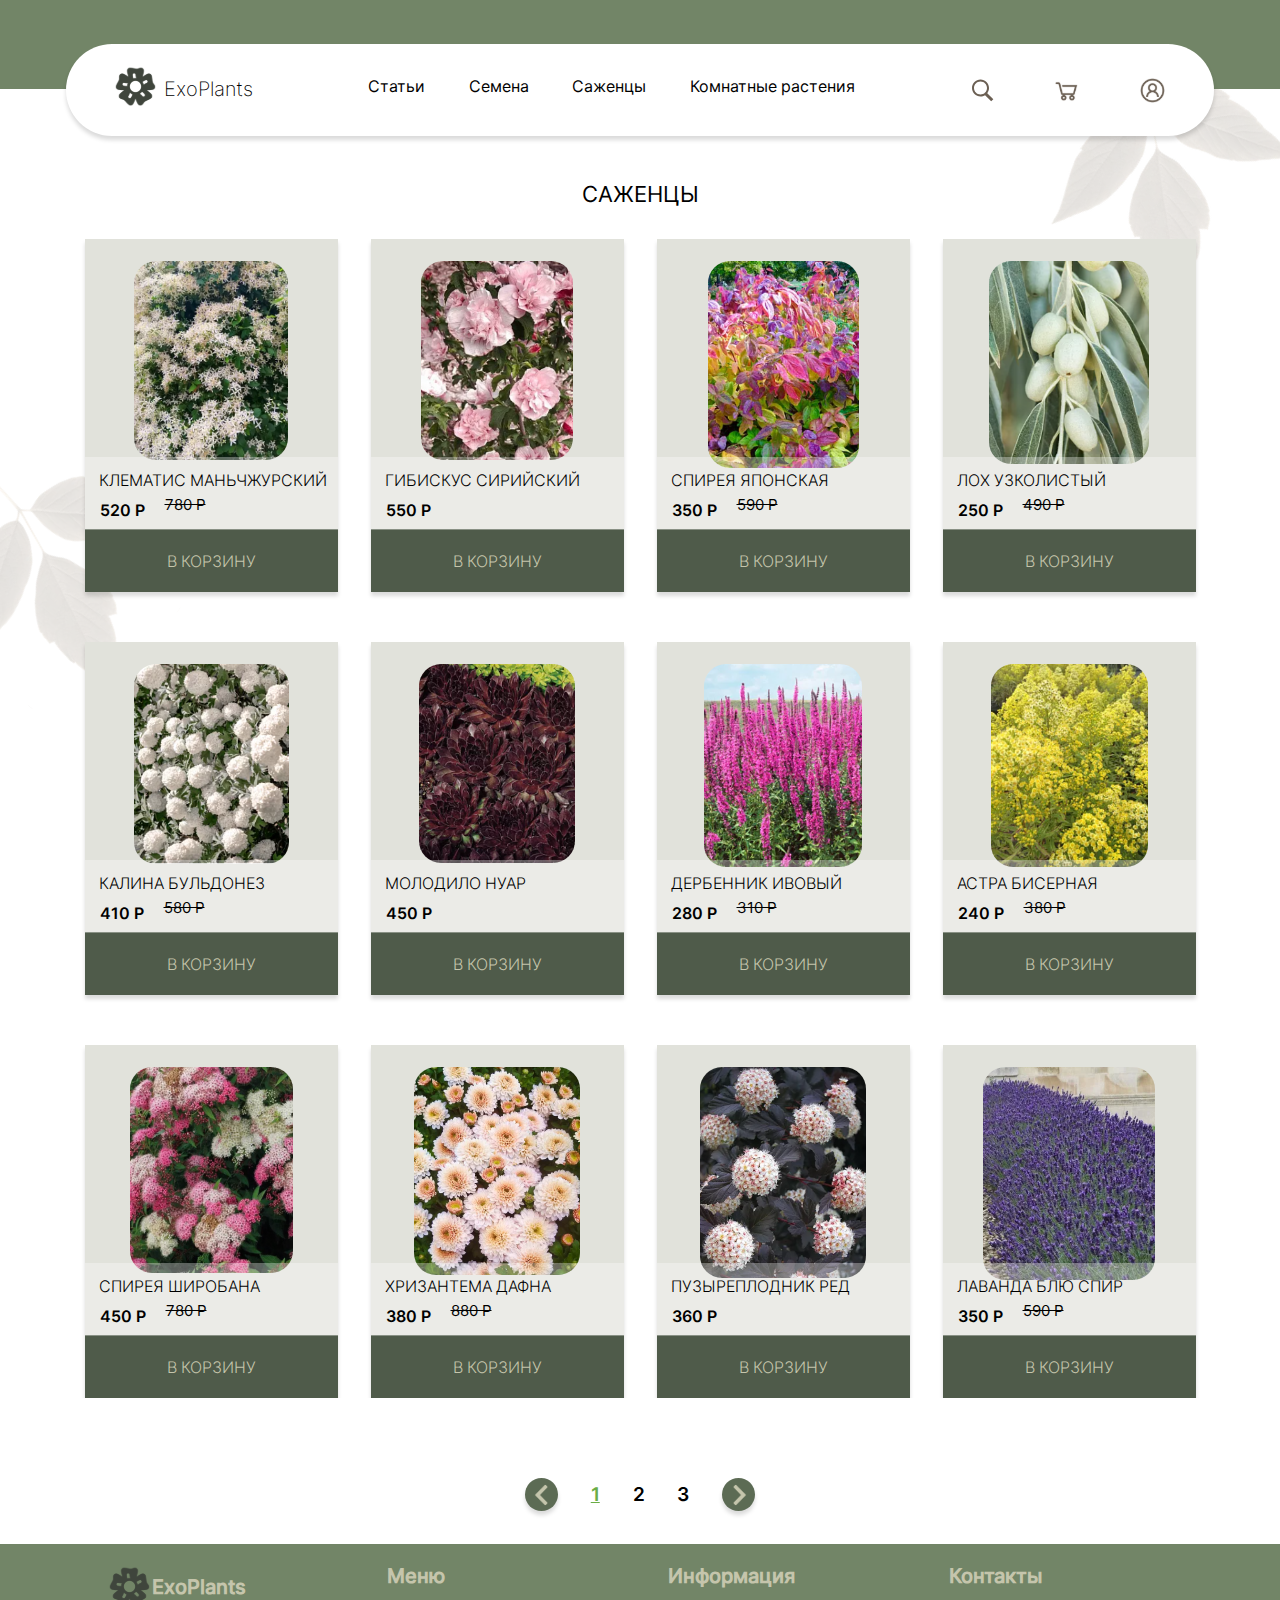
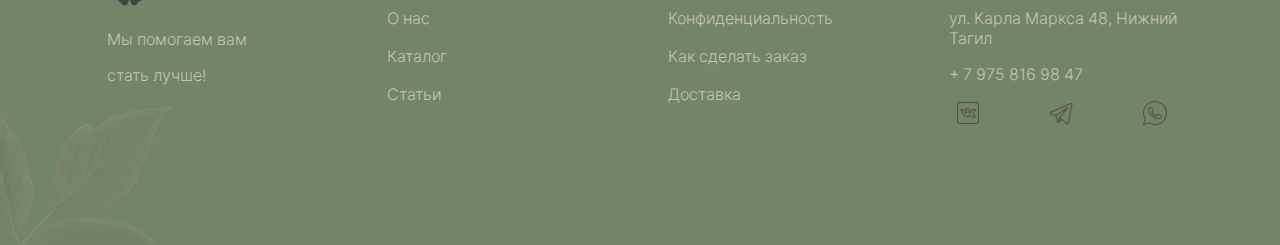
<file: sags.html>
<!DOCTYPE html>
<html lang="ru">

<head>
    <meta charset="UTF-8">
    <meta name="viewport" content="width=device-width, initial-scale=1.0">
    <title>Саженцы</title>
    <link rel="stylesheet" href="sags.css">
    <link rel="stylesheet" href="global.css">
</head>

<body>
    <div class="header_line"></div>

    <img src="IMG/List_top.png" alt="listok" id="listok_1">
    <div class="header">
        <div class="logo">
            <a href="index.html"><img src="IMG/MenuIcon.svg" height="45px" width="45px" alt="logo"></a>
            ExoPlants
        </div>
        <nav class="nav">
            <a href="#" class="link">Статьи</a>
            <a href="seeds.html" class="link">Семена</a>
            <a href="#" class="link">Саженцы</a>
            <a href="plants.html" class="link">Комнатные растения</a>
        </nav>
        <div class="actions">
            <img src="IMG/SearchIcon.svg">
            <img src="IMG/Bag.svg">
            <img src="IMG/Account.svg">
        </div>
    </div>
    <img src="IMG/listok_2.svg" alt="listok_2" id="listok_2">
    <p id="sags-p">САЖЕНЦЫ</p>
    <div class="sags">
        <!-- первая часть -->
        <div class="sags-part">
            <div class="card-1">
                <div class="img">
                    <img src="IMG/KlematisMan.svg">
                </div>
                <div class="line-block">
                    <p>КЛЕМАТИС МАНЬЧЖУРСКИЙ </p>
                    <div class="price">
                        <p>520 Р</p>
                        <p>780 Р</p>
                    </div>
                </div>
                <button class="bag-add">В КОРЗИНУ</button>
            </div>
            <div class="card-1">
                <div class="img">
                    <img src="IMG/GibiskusSir.svg">
                </div>
                <div class="line-block">
                    <p>ГИБИСКУС СИРИЙСКИЙ</p>
                    <div class="price">
                        <p>550 Р</p>
                    </div>
                </div>
                <button class="bag-add">В КОРЗИНУ</button>
            </div>
            <div class="card-1">
                <div class="img">
                    <img src="IMG/SpireaYaponskaya.svg">
                </div>
                <div class="line-block">
                    <p>СПИРЕЯ ЯПОНСКАЯ</p>
                    <div class="price">
                        <p>350 Р</p>
                        <p>590 Р</p>
                    </div>
                </div>
                <button class="bag-add">В КОРЗИНУ</button>
            </div>
            <div class="card-1">
                <div class="img">
                    <img src="IMG/LohUskolist.svg">
                </div>
                <div class="line-block">
                    <p>ЛОХ УЗКОЛИСТЫЙ</p>
                    <div class="price">
                        <p>250 Р</p>
                        <p>490 Р</p>
                    </div>
                </div>
                <button class="bag-add">В КОРЗИНУ</button>
            </div>
            <div class="card-1">
                <div class="img">
                    <img src="IMG/KalinaBuldonez.svg">
                </div>
                <div class="line-block">
                    <p>КАЛИНА БУЛЬДОНЕЗ</p>
                    <div class="price">
                        <p>410 Р</p>
                        <p>580 Р</p>
                    </div>
                </div>
                <button class="bag-add">В КОРЗИНУ</button>
            </div>
            <div class="card-1">
                <div class="img">
                    <img src="IMG/MolodiloNuar.svg">
                </div>
                <div class="line-block">
                    <p>МОЛОДИЛО НУАР</p>
                    <div class="price">
                        <p>450 Р</p>
                    </div>
                </div>
                <button class="bag-add">В КОРЗИНУ</button>
            </div>
            <div class="card-1">
                <div class="img">
                    <img src="IMG/DerbennikIvovyi.svg">
                </div>
                <div class="line-block">
                    <p>ДЕРБЕННИК ИВОВЫЙ</p>
                    <div class="price">
                        <p>280 Р</p>
                        <p>310 Р</p>
                    </div>
                </div>
                <button class="bag-add">В КОРЗИНУ</button>
            </div>
            <div class="card-1">
                <div class="img">
                    <img src="IMG/AstraBisernaya.svg">
                </div>
                <div class="line-block">
                    <p>АСТРА БИСЕРНАЯ</p>
                    <div class="price">
                        <p>240 Р</p>
                        <p>380 Р</p>
                    </div>
                </div>
                <button class="bag-add">В КОРЗИНУ</button>
            </div>
            <div class="card-1">
                <div class="img">
                    <img src="IMG/SpireyaShirobana.svg">
                </div>
                <div class="line-block">
                    <p>СПИРЕЯ ШИРОБАНА</p>
                    <div class="price">
                        <p>450 Р</p>
                        <p>780 Р</p>
                    </div>
                </div>
                <button class="bag-add">В КОРЗИНУ</button>
            </div>
            <div class="card-1">
                <div class="img">
                    <img src="IMG/HrizantemaDafna.svg">
                </div>
                <div class="line-block">
                    <p>ХРИЗАНТЕМА ДАФНА</p>
                    <div class="price">
                        <p>380 Р</p>
                        <p>880 Р</p>
                    </div>
                </div>
                <button class="bag-add">В КОРЗИНУ</button>
            </div>
            <div class="card-1">
                <div class="img">
                    <img src="IMG/PuzureplodnikRed.svg">
                </div>
                <div class="line-block">
                    <p>ПУЗЫРЕПЛОДНИК РЕД </p>
                    <div class="price">
                        <p>360 Р</p>
                    </div>
                </div>
                <button class="bag-add">В КОРЗИНУ</button>
            </div>
            <div class="card-1">
                <div class="img">
                    <img src="IMG/LavandaBlueSpir.svg">
                </div>
                <div class="line-block">
                    <p>ЛАВАНДА БЛЮ СПИР</p>
                    <div class="price">
                        <p>350 Р</p>
                        <p>590 Р</p>
                    </div>
                </div>
                <button class="bag-add">В КОРЗИНУ</button>
            </div>
        </div>
        <!-- вторая часть -->
        <div class="sags-part">
            <div class="card-1">
                <div class="img">
                    <img src="IMG/VasilekKapitan.svg">
                </div>
                <div class="line-block">
                    <p>ВАСИЛЁК КАПИТАН</p>
                    <div class="price">
                        <p>18 Р</p>
                        <p>38 Р</p>
                    </div>
                </div>
                <button class="bag-add">В КОРЗИНУ</button>
            </div>
            <div class="card-1">
                <div class="img">
                    <img src="IMG/Floks.svg">
                </div>
                <div class="line-block">
                    <p>ФЛОКС СМЕСЬ ОКРАСОВ</p>
                    <div class="price">
                        <p>24 Р</p>
                    </div>
                </div>
                <button class="bag-add">В КОРЗИНУ</button>
            </div>
            <div class="card-1">
                <div class="img">
                    <img src="IMG/Viola.svg">
                </div>
                <div class="line-block">
                    <p>ВИОЛА УЛЬТРАМАРИН</p>
                    <div class="price">
                        <p>44 Р</p>
                    </div>
                </div>
                <button class="bag-add">В КОРЗИНУ</button>
            </div>
            <div class="card-1">
                <div class="img">
                    <img src="IMG/Barhats.svg">
                </div>
                <div class="line-block">
                    <p>БАРХАТЦЫ ОРАНЖЕВЫЕ</p>
                    <div class="price">
                        <p>28 Р</p>
                        <p>58 Р</p>
                    </div>
                </div>
                <button class="bag-add">В КОРЗИНУ</button>
            </div>
            <div class="card-1">
                <div class="img">
                    <img src="IMG/AstraJuvel.svg">
                </div>
                <div class="line-block">
                    <p>АСТРА ДЖУВЕЛ</p>
                    <div class="price">
                        <p>25 Р</p>
                        <p>58 Р</p>
                    </div>
                </div>
                <button class="bag-add">В КОРЗИНУ</button>
            </div>
            <div class="card-1">
                <div class="img">
                    <img src="IMG/GeorginaViolet.svg">
                </div>
                <div class="line-block">
                    <p>ГЕОРГИНА ФИОЛЕТ ШЕЙДС</p>
                    <div class="price">
                        <p>125 Р</p>
                    </div>
                </div>
                <button class="bag-add">В КОРЗИНУ</button>
            </div>
            <div class="card-1">
                <div class="img">
                    <img src="IMG/KoleusToreno.svg">
                </div>
                <div class="line-block">
                    <p>КОЛЕУС ТЭРРЕНО</p>
                    <div class="price">
                        <p>38 Р</p>
                        <p>58 Р</p>
                    </div>
                </div>
                <button class="bag-add">В КОРЗИНУ</button>
            </div>
            <div class="card-1">
                <div class="img">
                    <img src="IMG/LionZevPink.svg">
                </div>
                <div class="line-block">
                    <p>ЛЬВИНЫЙ ЗЕВ РОЗОВЫЙ</p>
                    <div class="price">
                        <p>135 Р</p>
                        <p>250 Р</p>
                    </div>
                </div>
                <button class="bag-add">В КОРЗИНУ</button>
            </div>
            <div class="card-1">
                <div class="img">
                    <img src="IMG/LupinAlyeParusa.svg">
                </div>
                <div class="line-block">
                    <p>ЛЮПИН АЛЫЕ ПАРУСА</p>
                    <div class="price">
                        <p>41 Р</p>
                        <p>78 Р</p>
                    </div>
                </div>
                <button class="bag-add">В КОРЗИНУ</button>
            </div>
            <div class="card-1">
                <div class="img">
                    <img src="IMG/FrillituniaZvetnaya.svg">
                </div>
                <div class="line-block">
                    <p>ФРИЛЛИТУНИЯ ЦВЕТНАЯ</p>
                    <div class="price">
                        <p>67 Р</p>
                        <p>88 Р</p>
                    </div>
                </div>
                <button class="bag-add">В КОРЗИНУ</button>
            </div>
            <div class="card-1">
                <div class="img">
                    <img src="IMG/IeystomaRosana.svg">
                </div>
                <div class="line-block">
                    <p>ЭУСТОМА РОЗАННА</p>
                    <div class="price">
                        <p>125 Р</p>
                    </div>
                </div>
                <button class="bag-add">В КОРЗИНУ</button>
            </div>
            <div class="card-1">
                <div class="img">
                    <img src="IMG/AgeratumSirenevui.svg">
                </div>
                <div class="line-block">
                    <p>АГЕРАТУМ СИРЕНЕВЫЙ</p>
                    <div class="price">
                        <p>25 Р</p>
                        <p>59 Р</p>
                    </div>
                </div>
                <button class="bag-add">В КОРЗИНУ</button>
            </div>
        </div>
        <!-- третья часть -->
        <div class="sags-part">
            <div class="card-1">
                <div class="img">
                    <img src="IMG/Drazena-Marginata.svg">
                </div>
                <div class="line-block">
                    <p>ДРАЦЕНА МАРГИНАТА</p>
                    <div class="price">
                        <p>3350 Р</p>
                        <p>5590 Р</p>
                    </div>
                </div>
                <button class="bag-add">В КОРЗИНУ</button>
            </div>
            <div class="card-1">
                <div class="img">
                    <img src="IMG/Fikus-Daniel.svg">
                </div>
                <div class="line-block">
                    <p>ФИКУС ДАНИЭЛЬ</p>
                    <div class="price">
                        <p>3450 Р</p>
                        <p>4780 Р</p>
                    </div>
                </div>
                <button class="bag-add">В КОРЗИНУ</button>
            </div>
            <div class="card-1">
                <div class="img">
                    <img src="IMG/Pahira-IMG.svg">
                </div>
                <div class="line-block">
                    <p>ПАХИРА</p>
                    <div class="price">
                        <p>1608 Р</p>
                        <p>3285 Р</p>
                    </div>
                </div>
                <button class="bag-add">В КОРЗИНУ</button>
            </div>
            <div class="card-1">
                <div class="img">
                    <img src="IMG/Palma.svg">
                </div>
                <div class="line-block">
                    <p>ПАЛЬМА КАРЛИКОВАЯ</p>
                    <div class="price">
                        <p>1608 Р</p>
                        <p>3285 Р</p>
                    </div>
                </div>
                <button class="bag-add">В КОРЗИНУ</button>
            </div>
            <div class="card-1">
                <div class="img">
                    <img src="IMG/Cordylina.svg">
                </div>
                <div class="line-block">
                    <p>КОРДИЛИНА</p>
                    <div class="price">
                        <p>1108 Р</p>
                        <p>2138 Р</p>
                    </div>
                </div>
                <button class="bag-add">В КОРЗИНУ</button>
            </div>
            <div class="card-1">
                <div class="img">
                    <img src="IMG/Samshit.svg">
                </div>
                <div class="line-block">
                    <p>САМШИТ</p>
                    <div class="price">
                        <p>2638 Р</p>
                    </div>
                </div>
                <button class="bag-add">В КОРЗИНУ</button>
            </div>
            <div class="card-1">
                <div class="img">
                    <img src="IMG/PinkOrchide.svg">
                </div>
                <div class="line-block">
                    <p>РОЗОВАЯ ОРХИДЕЯ</p>
                    <div class="price">
                        <p>3638 Р</p>
                    </div>
                </div>
                <button class="bag-add">В КОРЗИНУ</button>
            </div>
            <div class="card-1">
                <div class="img">
                    <img src="IMG/Tya.svg" height="247" width="67">
                </div>
                <div class="line-block">
                    <p>ТУЯ</p>
                    <div class="price">
                        <p>4350 Р</p>
                    </div>
                </div>
                <button class="bag-add">В КОРЗИНУ</button>
            </div>
            <div class="card-1">
                <div class="img">
                    <img src="IMG/Spatifilym.svg">
                </div>
                <div class="line-block">
                    <p>СПАТИФИЛЛУМ КОМНАТНЫЙ</p>
                    <div class="price">
                        <p>1680 Р</p>
                        <p>3638 Р</p>
                    </div>
                </div>
                <button class="bag-add">В КОРЗИНУ</button>
            </div>
            <div class="card-1">
                <div class="img">
                    <img src="IMG/Azalia.svg">
                </div>
                <div class="line-block">
                    <p>АЗАЛИЯ</p>
                    <div class="price">
                    <p>1608 Р</p>
                    </div>
                </div>
                <button class="bag-add">В КОРЗИНУ</button>
            </div>
            <div class="card-1">
                <div class="img">
                    <img src="IMG/Youkka.svg">
                </div>
                <div class="line-block">
                    <p>ЮККА</p>
                    <div class="price">
                    <p>2380 Р</p>
                    <p>3880 Р</p>
                    </div>
                </div>
                <button class="bag-add">В КОРЗИНУ</button>
            </div>
            <div class="card-1">
                <div class="img">
                    <img src="IMG/WhiteOrchide.svg">
                </div>
                <div class="line-block">
                    <p>БЕЛАЯ ОРХИДЕЯ</p>
                    <div class="price">
                        <p>2308 Р</p>
                        <p>3758 Р</p>
                    </div>
                </div>
                <button class="bag-add">В КОРЗИНУ</button>
            </div>
        </div>
        <!-- навигация по каталогу -->
        <nav class="sags-nav">
            <button id="strelka-left"></button>
            <p>1</p>
            <p>2</p>
            <p>3</p>
            <button id="strelka-right"></button>
        </nav>
    </div>
    <div class="footer">
        <div class="footer-text">
            <div class="block-f">
                <div>
                    <h3><img src="IMG/MenuIcon.svg" height="45px" width="45px" alt="logo">ExoPlants</h3>
                    <p>Мы помогаем вам</p>
                    <p>стать лучше!</p>
                </div>
            </div>
            <div class="block-f">
                <div>
                    <h3>Меню</h3>
                    <a href="#" class="link-footer">О нас</a><br><br>
                    <a href="catalog.html" class="link-footer">Каталог</a><br><br>
                    <a href="#" class="link-footer">Статьи</a>
                </div>
            </div>
        
        
            <div class="block-f">
                <div>
                    <h3>Информация</h3>
                    <a href="#" class="link-footer">Конфиденциальность</a><br><br>
                    <a href="#" class="link-footer">Как сделать заказ</a><br><br>
                    <a href="#" class="link-footer">Доставка</a>
                </div>
            </div>
        
            <div class="block-f">
                <div>
                    <h3>Контакты</h3>
                    <p>ул. Карла Маркса 48, Нижний Тагил</p>
                    <p>+ 7 975 816 98 47</p>
                    <div class="img-contacts">
                        <img src="IMG/VK-icon.svg">
                        <img src="IMG/Telegram-icon.svg">
                        <img src="IMG/Whatsup-icon.svg">
                    </div>
                </div>
            </div>
        </div>
        <img src="IMG/listok-3.svg" id="listok-3">
    </div>
</body>
<script src="sagsPages.js"></script>
<script src="globalValues.js"></script>

</html>
</file>
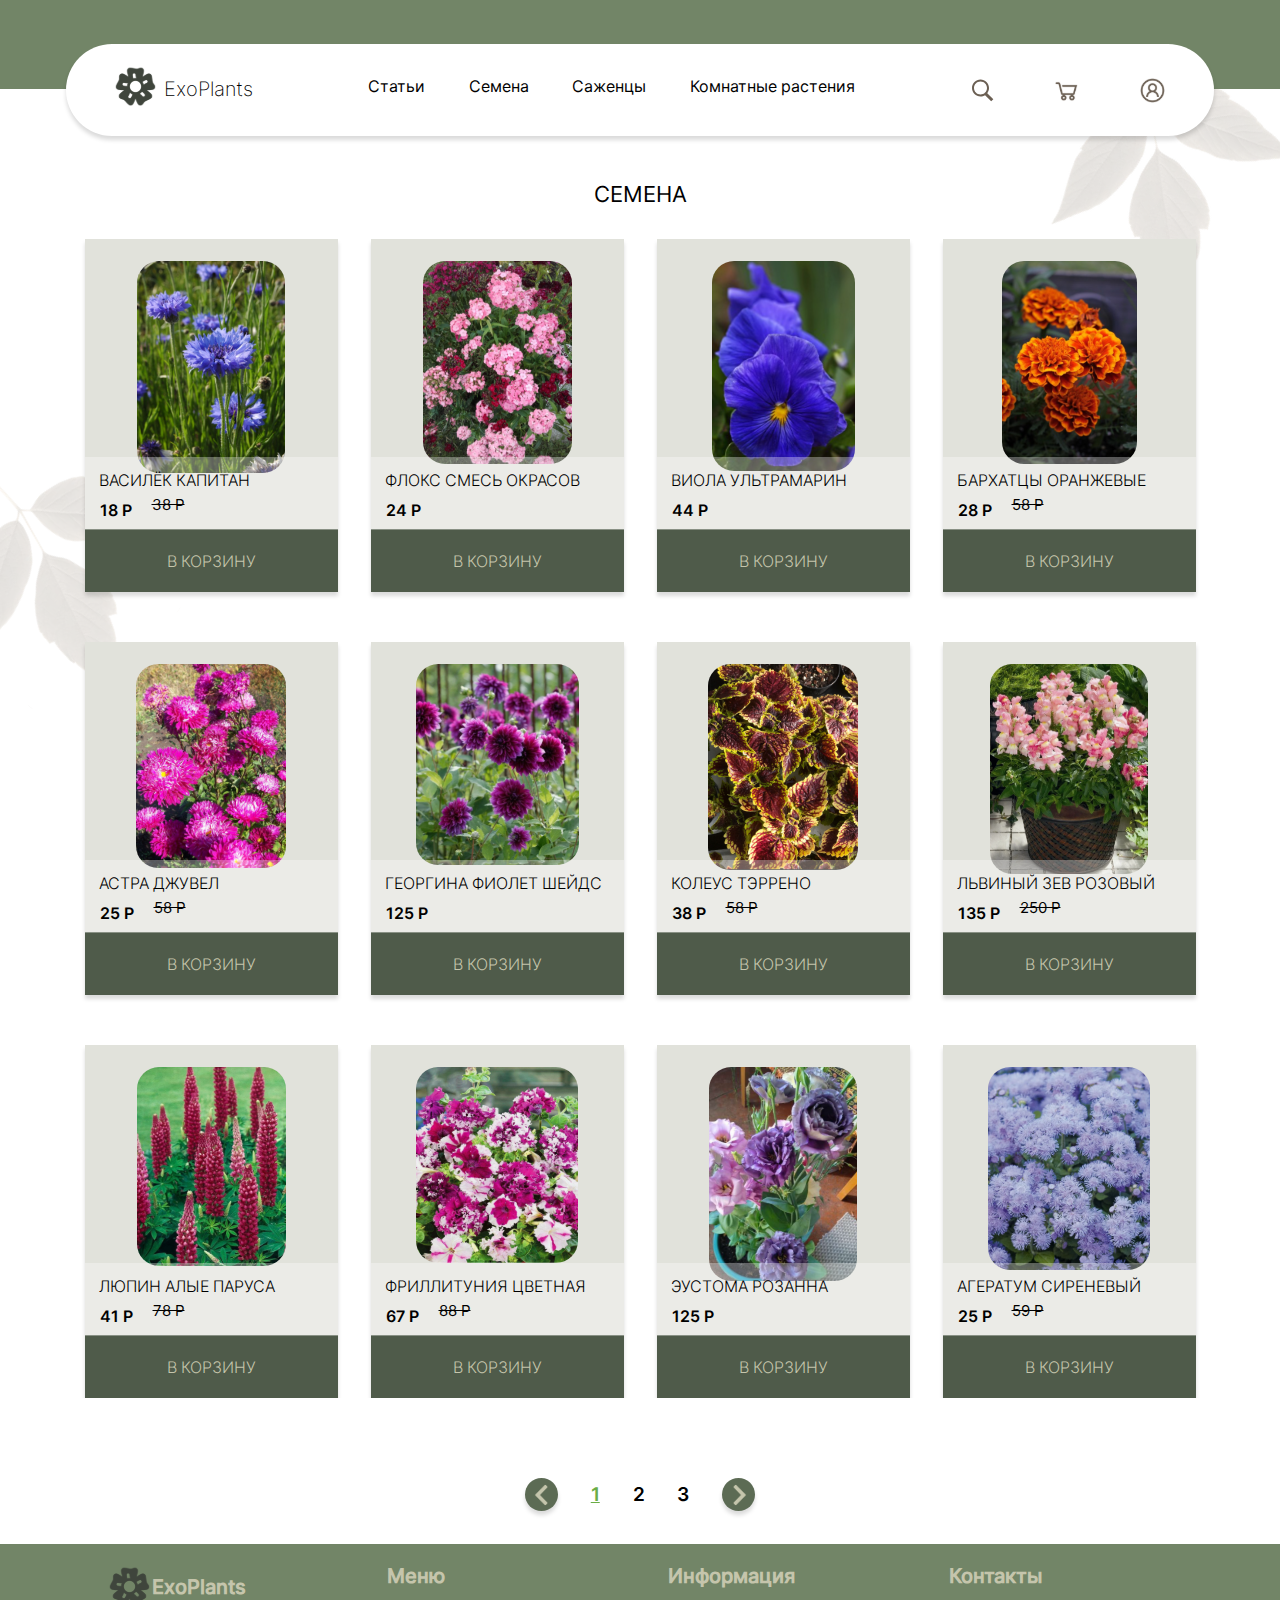
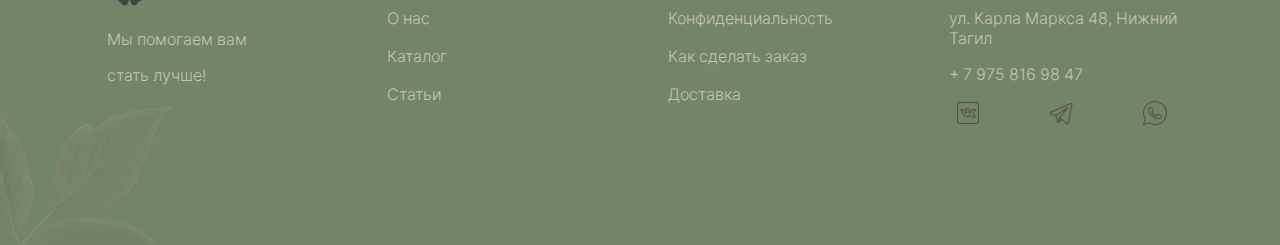
<file: seeds.html>
<!DOCTYPE html>
<html lang="ru">

<head>
    <meta charset="UTF-8">
    <meta name="viewport" content="width=device-width, initial-scale=1.0">
    <title>Семена</title>
    <link rel="stylesheet" href="seeds.css">
    <link rel="stylesheet" href="global.css">
</head>

<body>
    <div class="header_line"></div>

    <img src="IMG/List_top.png" alt="listok" id="listok_1">
    <div class="header">
        <div class="logo">
            <a href="index.html"><img src="IMG/MenuIcon.svg" height="45px" width="45px" alt="logo"></a>
            ExoPlants
        </div>
        <nav class="nav">
            <a href="#" class="link">Статьи</a>
            <a href="#" class="link">Семена</a>
            <a href="sags.html" class="link">Саженцы</a>
            <a href="plants.html" class="link">Комнатные растения</a>
        </nav>
        <div class="actions">
            <img src="IMG/SearchIcon.svg">
            <img src="IMG/Bag.svg">
            <img src="IMG/Account.svg">
        </div>
    </div>
    <img src="IMG/listok_2.svg" alt="listok_2" id="listok_2">
    <p id="seeds-p">СЕМЕНА</p>
    <div class="seeds">
        <!-- первая часть -->
        <div class="seeds-part">
            <div class="card-1">
                <div class="img">
                    <img src="IMG/VasilekKapitan.svg">
                </div>
                <div class="line-block">
                    <p>ВАСИЛЁК КАПИТАН</p>
                    <div class="price">
                        <p>18 Р</p>
                        <p>38 Р</p>
                    </div>
                </div>
                <button class="bag-add">В КОРЗИНУ</button>
            </div>
            <div class="card-1">
                <div class="img">
                    <img src="IMG/Floks.svg">
                </div>
                <div class="line-block">
                    <p>ФЛОКС СМЕСЬ ОКРАСОВ</p>
                    <div class="price">
                        <p>24 Р</p>
                    </div>
                </div>
                <button class="bag-add">В КОРЗИНУ</button>
            </div>
            <div class="card-1">
                <div class="img">
                    <img src="IMG/Viola.svg">
                </div>
                <div class="line-block">
                    <p>ВИОЛА УЛЬТРАМАРИН</p>
                    <div class="price">
                        <p>44 Р</p>
                    </div>
                </div>
                <button class="bag-add">В КОРЗИНУ</button>
            </div>
            <div class="card-1">
                <div class="img">
                    <img src="IMG/Barhats.svg">
                </div>
                <div class="line-block">
                    <p>БАРХАТЦЫ ОРАНЖЕВЫЕ</p>
                    <div class="price">
                        <p>28 Р</p>
                        <p>58 Р</p>
                    </div>
                </div>
                <button class="bag-add">В КОРЗИНУ</button>
            </div>
            <div class="card-1">
                <div class="img">
                    <img src="IMG/AstraJuvel.svg">
                </div>
                <div class="line-block">
                    <p>АСТРА ДЖУВЕЛ</p>
                    <div class="price">
                        <p>25 Р</p>
                        <p>58 Р</p>
                    </div>
                </div>
                <button class="bag-add">В КОРЗИНУ</button>
            </div>
            <div class="card-1">
                <div class="img">
                    <img src="IMG/GeorginaViolet.svg">
                </div>
                <div class="line-block">
                    <p>ГЕОРГИНА ФИОЛЕТ ШЕЙДС</p>
                    <div class="price">
                        <p>125 Р</p>
                    </div>
                </div>
                <button class="bag-add">В КОРЗИНУ</button>
            </div>
            <div class="card-1">
                <div class="img">
                    <img src="IMG/KoleusToreno.svg">
                </div>
                <div class="line-block">
                    <p>КОЛЕУС ТЭРРЕНО</p>
                    <div class="price">
                        <p>38 Р</p>
                        <p>58 Р</p>
                    </div>
                </div>
                <button class="bag-add">В КОРЗИНУ</button>
            </div>
            <div class="card-1">
                <div class="img">
                    <img src="IMG/LionZevPink.svg">
                </div>
                <div class="line-block">
                    <p>ЛЬВИНЫЙ ЗЕВ РОЗОВЫЙ</p>
                    <div class="price">
                        <p>135 Р</p>
                        <p>250 Р</p>
                    </div>
                </div>
                <button class="bag-add">В КОРЗИНУ</button>
            </div>
            <div class="card-1">
                <div class="img">
                    <img src="IMG/LupinAlyeParusa.svg">
                </div>
                <div class="line-block">
                    <p>ЛЮПИН АЛЫЕ ПАРУСА</p>
                    <div class="price">
                        <p>41 Р</p>
                        <p>78 Р</p>
                    </div>
                </div>
                <button class="bag-add">В КОРЗИНУ</button>
            </div>
            <div class="card-1">
                <div class="img">
                    <img src="IMG/FrillituniaZvetnaya.svg">
                </div>
                <div class="line-block">
                    <p>ФРИЛЛИТУНИЯ ЦВЕТНАЯ</p>
                    <div class="price">
                        <p>67 Р</p>
                        <p>88 Р</p>
                    </div>
                </div>
                <button class="bag-add">В КОРЗИНУ</button>
            </div>
            <div class="card-1">
                <div class="img">
                    <img src="IMG/IeystomaRosana.svg">
                </div>
                <div class="line-block">
                    <p>ЭУСТОМА РОЗАННА</p>
                    <div class="price">
                        <p>125 Р</p>
                    </div>
                </div>
                <button class="bag-add">В КОРЗИНУ</button>
            </div>
            <div class="card-1">
                <div class="img">
                    <img src="IMG/AgeratumSirenevui.svg">
                </div>
                <div class="line-block">
                    <p>АГЕРАТУМ СИРЕНЕВЫЙ</p>
                    <div class="price">
                        <p>25 Р</p>
                        <p>59 Р</p>
                    </div>
                </div>
                <button class="bag-add">В КОРЗИНУ</button>
            </div>
        </div>
        <!-- вторая часть -->
        <div class="seeds-part">
            <div class="card-1">
                <div class="img">
                    <img src="IMG/Drazena-Marginata.svg">
                </div>
                <div class="line-block">
                    <p>ДРАЦЕНА МАРГИНАТА</p>
                    <div class="price">
                    <p>3350 Р</p>
                    <p>5590 Р</p>
                    </div>
                </div>
                <button class="bag-add">В КОРЗИНУ</button>
            </div>
            <div class="card-1">
                <div class="img">
                    <img src="IMG/Fikus-Daniel.svg">
                </div>
                <div class="line-block">
                    <p>ФИКУС ДАНИЭЛЬ</p>
                    <div class="price">
                    <p>3450 Р</p>
                    <p>4780 Р</p>
                    </div>
                </div>
                <button class="bag-add">В КОРЗИНУ</button>
            </div>
            <div class="card-1">
                <div class="img">
                    <img src="IMG/Pahira-IMG.svg">
                </div>
                <div class="line-block">
                    <p>ПАХИРА</p>
                    <div class="price">
                        <p>1608 Р</p>
                        <p>3285 Р</p>
                    </div>
                </div>
                <button class="bag-add">В КОРЗИНУ</button>
            </div>
            <div class="card-1">
                <div class="img">
                    <img src="IMG/Palma.svg">
                </div>
                <div class="line-block">
                    <p>ПАЛЬМА КАРЛИКОВАЯ</p>
                    <div class="price">
                        <p>1608 Р</p>
                        <p>3285 Р</p>
                    </div>
                </div>
                <button class="bag-add">В КОРЗИНУ</button>
            </div>
            <div class="card-1">
                <div class="img">
                    <img src="IMG/Cordylina.svg">
                </div>
                <div class="line-block">
                    <p>КОРДИЛИНА</p>
                    <div class="price">
                        <p>1108 Р</p>
                        <p>2138 Р</p>
                    </div>
                </div>
                <button class="bag-add">В КОРЗИНУ</button>
            </div>
            <div class="card-1">
                <div class="img">
                    <img src="IMG/Samshit.svg">
                </div>
                <div class="line-block">
                    <p>САМШИТ</p>
                    <div class="price">
                        <p>2638 Р</p>
                    </div>
                </div>
                <button class="bag-add">В КОРЗИНУ</button>
            </div>
            <div class="card-1">
                <div class="img">
                    <img src="IMG/PinkOrchide.svg">
                </div>
                <div class="line-block">
                    <p>РОЗОВАЯ ОРХИДЕЯ</p>
                    <div class="price">
                        <p>3638 Р</p>
                    </div>
                </div>
                <button class="bag-add">В КОРЗИНУ</button>
            </div>
            <div class="card-1">
                <div class="img">
                    <img src="IMG/GibiskusSir.svg">
                </div>
                <div class="line-block">
                    <p>ГИБИСКУС СИРИЙСКИЙ</p>
                    <div class="price">
                        <p>550 Р</p>
                    </div>
                </div>
                <button class="bag-add">В КОРЗИНУ</button>
            </div>
            <div class="card-1">
                <div class="img">
                    <img src="IMG/Tya.svg" height="247" width="67">
                </div>
                <div class="line-block">
                    <p>ТУЯ</p>
                    <div class="price">
                        <p>4350 Р</p>
                    </div>
                </div>
                <button class="bag-add">В КОРЗИНУ</button>
            </div>
            <div class="card-1">
                <div class="img">
                    <img src="IMG/KalinaBuldonez.svg">
                </div>
                <div class="line-block">
                    <p>КАЛИНА БУЛЬДОНЕЗ</p>
                    <div class="price">
                        <p>410 Р</p>
                        <p>580 Р</p>
                    </div>
                </div>
                <button class="bag-add">В КОРЗИНУ</button>
            </div>
            <div class="card-1">
                <div class="img">
                    <img src="IMG/Spatifilym.svg">
                </div>
                <div class="line-block">
                    <p>СПАТИФИЛЛУМ КОМНАТНЫЙ</p>
                    <div class="price">
                        <p>1680 Р</p>
                        <p>3638 Р</p>
                    </div>
                </div>
                <button class="bag-add">В КОРЗИНУ</button>
            </div>
            <div class="card-1">
                <div class="img">
                    <img src="IMG/SpireaYaponskaya.svg">
                </div>
                <div class="line-block">
                    <p>СПИРЕЯ ЯПОНСКАЯ</p>
                    <div class="price">
                        <p>350 Р</p>
                        <p>590 Р</p>
                    </div>
                </div>
                <button class="bag-add">В КОРЗИНУ</button>
            </div>
        </div>
        <!-- третья часть -->
        <div class="seeds-part">
            <div class="card-1">
                <div class="img">
                    <img src="IMG/KlematisMan.svg">
                </div>
                <div class="line-block">
                    <p>КЛЕМАТИС МАНЬЧЖУРСКИЙ </p>
                    <div class="price">
                        <p>520 Р</p>
                        <p>780 Р</p>
                    </div>
                </div>
                <button class="bag-add">В КОРЗИНУ</button>
            </div>
            <div class="card-1">
                <div class="img">
                    <img src="IMG/Azalia.svg">
                </div>
                <div class="line-block">
                    <p>АЗАЛИЯ</p>
                    <div class="price">
                    <p>1608 Р</p>
                    </div>
                </div>
                <button class="bag-add">В КОРЗИНУ</button>
            </div>
            <div class="card-1">
                <div class="img">
                    <img src="IMG/Youkka.svg">
                </div>
                <div class="line-block">
                    <p>ЮККА</p>
                    <div class="price">
                    <p>2380 Р</p>
                    <p>3880 Р</p>
                    </div>
                </div>
                <button class="bag-add">В КОРЗИНУ</button>
            </div>
            <div class="card-1">
                <div class="img">
                    <img src="IMG/LohUskolist.svg">
                </div>
                <div class="line-block">
                    <p>ЛОХ УЗКОЛИСТЫЙ</p>
                    <div class="price">
                        <p>250 Р</p>
                        <p>490 Р</p>
                    </div>
                </div>
                <button class="bag-add">В КОРЗИНУ</button>
            </div>
            <div class="card-1">
                <div class="img">
                    <img src="IMG/WhiteOrchide.svg">
                </div>
                <div class="line-block">
                    <p>БЕЛАЯ ОРХИДЕЯ</p>
                    <div class="price">
                        <p>2308 Р</p>
                        <p>3758 Р</p>
                    </div>
                </div>
                <button class="bag-add">В КОРЗИНУ</button>
            </div>
            <div class="card-1">
                <div class="img">
                    <img src="IMG/MolodiloNuar.svg">
                </div>
                <div class="line-block">
                    <p>МОЛОДИЛО НУАР</p>
                    <div class="price">
                        <p>450 Р</p>
                    </div>
                </div>
                <button class="bag-add">В КОРЗИНУ</button>
            </div>
            <div class="card-1">
                <div class="img">
                    <img src="IMG/DerbennikIvovyi.svg">
                </div>
                <div class="line-block">
                    <p>ДЕРБЕННИК ИВОВЫЙ</p>
                    <div class="price">
                        <p>280 Р</p>
                        <p>310 Р</p>
                    </div>
                </div>
                <button class="bag-add">В КОРЗИНУ</button>
            </div>
            <div class="card-1">
                <div class="img">
                    <img src="IMG/AstraBisernaya.svg">
                </div>
                <div class="line-block">
                    <p>АСТРА БИСЕРНАЯ</p>
                    <div class="price">
                        <p>240 Р</p>
                        <p>380 Р</p>
                    </div>
                </div>
                <button class="bag-add">В КОРЗИНУ</button>
            </div>
            <div class="card-1">
                <div class="img">
                    <img src="IMG/SpireyaShirobana.svg">
                </div>
                <div class="line-block">
                    <p>СПИРЕЯ ШИРОБАНА</p>
                    <div class="price">
                        <p>450 Р</p>
                        <p>780 Р</p>
                    </div>
                </div>
                <button class="bag-add">В КОРЗИНУ</button>
            </div>
            <div class="card-1">
                <div class="img">
                    <img src="IMG/HrizantemaDafna.svg">
                </div>
                <div class="line-block">
                    <p>ХРИЗАНТЕМА ДАФНАТ</p>
                    <div class="price">
                        <p>380 Р</p>
                        <p>880 Р</p>
                    </div>
                </div>
                <button class="bag-add">В КОРЗИНУ</button>
            </div>
            <div class="card-1">
                <div class="img">
                    <img src="IMG/PuzureplodnikRed.svg">
                </div>
                <div class="line-block">
                    <p>ПУЗЫРЕПЛОДНИК РЕД </p>
                    <div class="price">
                        <p>360 Р</p>
                    </div>
                </div>
                <button class="bag-add">В КОРЗИНУ</button>
            </div>
            <div class="card-1">
                <div class="img">
                    <img src="IMG/LavandaBlueSpir.svg">
                </div>
                <div class="line-block">
                    <p>ЛАВАНДА БЛЮ СПИР</p>
                    <div class="price">
                        <p>350 Р</p>
                        <p>590 Р</p>
                    </div>
                </div>
                <button class="bag-add">В КОРЗИНУ</button>
            </div>
        </div>
        <!-- навигация по каталогу -->
        <nav class="seeds-nav">
            <button id="strelka-left"></button>
            <p>1</p>
            <p>2</p>
            <p>3</p>
            <button id="strelka-right"></button>
        </nav>
    </div>
    <div class="footer">
        <div class="footer-text">
            <div class="block-f">
                <div>
                    <h3><img src="IMG/MenuIcon.svg" height="45px" width="45px" alt="logo">ExoPlants</h3>
                    <p>Мы помогаем вам</p>
                    <p>стать лучше!</p>
                </div>
            </div>
            <div class="block-f">
                <div>
                    <h3>Меню</h3>
                    <a href="#" class="link-footer">О нас</a><br><br>
                    <a href="catalog.html" class="link-footer">Каталог</a><br><br>
                    <a href="#" class="link-footer">Статьи</a>
                </div>
            </div>
        
        
            <div class="block-f">
                <div>
                    <h3>Информация</h3>
                    <a href="#" class="link-footer">Конфиденциальность</a><br><br>
                    <a href="#" class="link-footer">Как сделать заказ</a><br><br>
                    <a href="#" class="link-footer">Доставка</a>
                </div>
            </div>
        
            <div class="block-f">
                <div>
                    <h3>Контакты</h3>
                    <p>ул. Карла Маркса 48, Нижний Тагил</p>
                    <p>+ 7 975 816 98 47</p>
                    <div class="img-contacts">
                        <img src="IMG/VK-icon.svg">
                        <img src="IMG/Telegram-icon.svg">
                        <img src="IMG/Whatsup-icon.svg">
                    </div>
                </div>
            </div>
        </div>
        <img src="IMG/listok-3.svg" id="listok-3">
    </div>
</body>
<script src="seedsPages.js"></script>
<script src="globalValues.js"></script>

</html>
</file>
<file: main.css>
.header_line {
    height: 89px;
    background-color: #728567;
}

body {
   margin: 0;
   min-width: 320px;
}

#listok_1 {
    position: absolute;
    z-index: -1;
    right: 0;
    top: 0;
}

#listok_2 {
    position: absolute;
    z-index: -1;
    left: 0;
    top: 367px;
}

.header {
    max-width: 1148px;
    min-height: 92px;
    background-color: #FFF;
    border-radius: 50px;
    box-shadow: 0 4px 4px 0 #00000025;
    display: flex;
    flex-direction: row;
    align-items: center;
    justify-content: space-around;
    margin: 0 auto;
    position: relative;
    top: -45px;
    z-index: 2;
    flex-wrap: wrap;
}

.logo {
    font-family: interExtraLight;
    font-size: 20px;
    display: flex;
    align-items: center;
}

.logo img {
    margin-right: 6px;
}

.link {
    font-family: interRegular;
    font-size: 16px;
    color: #000;
    text-underline-offset: 3px;
}

.link:hover {
    border-bottom: 5px solid #6AAD46;
    text-decoration: none;
}

.nav {
    max-width: 530px;
    width: 100%;
    display: flex;
    align-items: center;
    justify-content: space-between;
}

.actions {
    display: flex;
    flex-direction: row;
    align-self: center;
    max-width: 197px;
    width: 100%;
    justify-content: space-between;
}

.info-block {
    max-width: 843px;
    min-height: 386px;
    width: 100%;
    background-color: #EAEDE7;
    box-shadow: 0 4px 4px 0 #00000025;
    margin-top: 74px;
    margin-left: 117px;
    display: flex;
    flex-direction: row;

    align-self: center;
    margin: 0 auto;
}

.vase-img {
    margin-left: 90px;
    margin-top: 33px;
}

.info-text p {
    margin-top: 77px;
    margin-left: 108px;
    font-family: interLight;
    font-size: 22px;
}

.info-text p:nth-child(2) {
    margin-top: 35px;
    margin-left: 275px;
    font-family: interLight;
    font-size: 20px;
}

.btn-catalog {
    display: flex;
    align-items: center;
    justify-content: space-between;
    width: 162px;
    height: 63px;
    margin: 0 auto;
    font-family: interRegular;
    font-size: 16px;
    border-radius: 30px;
    border: 0;
    box-shadow: 0 4px 4px 0 #00000025;
    margin-top: 44px;
    margin-left: 157px;
    padding-left: 33px;
    transition: all 500ms ease;
}

.btn-catalog img {
    padding-right: 11px;
    padding-bottom: 11px;
}

.btn-catalog:hover {
    cursor: pointer;
    transform: scale(1.1);
}
#slaider-p {
    text-align: center;
    font-family: interRegular;
    font-size: 22px;
    margin-top: 32px;
}

.slaider {
    display: flex;
    align-items: center;
    max-width: 1222px;
    width: 100%;
    margin: 0 auto;
}

.card-1 {
    display: flex;
    flex-direction: column;
    max-width: 253px;
    min-height: 353px;
    width: 100%;
    background-color: #E1E2DB;
    box-shadow: 0 4px 4px 0 #00000025;
    margin: 0 10px;
    transition: all 0.5s;
    position: relative;
}
.card-1 img {
    margin-top: 22px;
    z-index: 1;
}

.img { 
    position: absolute;
    display: flex;
    justify-content: center;
    align-items: center;
    width: 100%;
}

.slider-body {
    display: inline-grid;
    grid-auto-columns: max-content;
    grid-auto-flow: column;
    max-width: 1096px;
    width: 100%; 
    min-height: 353px;
    overflow: hidden;
}

.line-block {
    width: 253px;
    height: 73px;
    background-color: #FFFFFF54;
    margin-top: 218px;
    z-index: 2;
    position: relative;
    bottom: 0;
}

.price {
    display: flex;
    margin-bottom: 15px;
}

.line-block p {
    margin: 0;
    margin-left: 14px;
    margin-top: 13px;
    font-family: interLight;
    font-size: 16px;
    text-align: left;
}

.price p:nth-child(1) {
    margin-top: 10px;
    margin-left: 15px;
    font-family: interSemiBold;
    font-size: 16px;
}

.price p:nth-child(2) {
    margin-top: 5px;
    margin-left: 20px;
    font-family: interRegular;
    font-size: 15px;
    text-decoration: line-through;
}

.bag-add {
    font-family: interLight;
    font-size: 16px;
    color: #C5C5AC;
    width: 253px;
    height: 63px;
    background-color: #4F5B4A;
    border: 0;
    transition: all 500ms ease;
    position: absolute;
    bottom: 0;
}

.bag-add:hover {
    color: #FFF;
    background-color: #6AAD46;
}

.p-style {
    text-align: center;
    font-family: interRegular;
    font-size: 22px;
    margin-top: 75px;
    margin-bottom: 9px;
}

.block-states {
    margin: 0 auto;
    margin-bottom: 71px;
}

.a-link {
    position: absolute;
    top: 225px;
    right: 42px;
    font-family: interLight;
    font-size: 15px;
    display: flex;
    align-items: center;
    color: #000;
    text-decoration: none;
}

.a-link img {
    margin-left: 9px;
}

.a-link:hover {
    color: #6AAD46;
    text-decoration: underline;
}

.states {
    max-width: 1261px;
    min-height: 281px;
    width: 100%;
    background-color: #EAEDE7;
    box-shadow: 0 4px 4px 0 #00000025;
    margin-top: 9px;
    /*margin-left: 4px;*/
    margin-bottom: 71px;

    display: flex;
    flex-direction: row;
    /*align-self: center;*/
    align-items: center;
    justify-content: space-around;
    position: relative;

    flex-wrap: wrap;
    margin: 0 auto;
}
.states-img {
    max-width: 100%;
    height: auto;
    display: flex;
    flex-wrap: wrap;
    align-items: center;
}
.link-states {
    font-family: interLight;
    font-size: 16px;
    color: #000;
    text-underline-offset: 3px;
    display: flex;
    flex-wrap: wrap;
    align-items: center;
}
.link-states:hover {
    color:#6AAD46;
    text-decoration: none;
}
.states-position {
    display: flex;
    flex-wrap: wrap;
    width: 100%;
    margin: 0 auto;
    gap: 0 151px;
   /* align-self: center;*/
    align-items: center;
    /*text-align: center;*/
}

.states-position p {
    margin-top: 3px;
    display: flex;
    flex-wrap: wrap;
    align-items: center;
}
.footer {
    position: relative;
    margin: 0;
    width: 100%;
    min-height: 291px;
    background-color: #728567;
}
.footer-text {
    display: grid;
    max-width: 1123px;
    width: 100%;
    grid-template-columns: repeat(4, 281px);
    margin: 0 auto;
    align-items: start;
    justify-content: space-between;
}
#listok-3 {
    position: absolute;
    bottom: 0;
    left: 0;
}
.block-f h3 {
    display: flex;
    align-items: center;
    font-family: interMedium;
    font-size: 20px;
    color: #C5C5AC;
}
.info-text a {
    text-decoration: none;
}
.block-f img { 
    margin-right: 9px;
}
.footer h3 {
    font-family: interMedium;
    font-size: 20px;
}
.footer-text p {
    font-family: interLight;
    font-size: 16px;
    color: #C5C5AC;
}
.footer-text a {
    font-family: interLight;
    font-size: 16px;
    color: #C5C5AC;
    text-decoration: none;
}
.link-footer:hover {
    color:#3F453C;
}
#catalog-p {
    font-family: interRegular;
    font-size: 22px;
    text-align: center;
    margin-top: 32px;
}
.catalog-body {
    display: flex;
    align-items: center;
    max-width: 1200px;
    margin: 0 auto;
}
.catalog-part {
    display: inline-grid;
    grid-auto-columns: max-content;
    grid-auto-flow: column;
    max-width: 1096px;
    width: 100%; 
    min-height: 353px;
    overflow: hidden;
}
/*.catalog-part2 {
    margin-top: 488px;
    display: inline-grid;
    grid-auto-columns: max-content;
    grid-auto-flow: column;
    max-width: 1096px;
    width: 100%; 
    min-height: 353px;
    overflow: hidden;
}*/
.link-goods{
    color: #000;
    text-decoration: none;
}
.link-goods:hover {
    color: #3F453C;
    font-weight: 1000;
}
@font-face {
    font-family: interExtraLight;
    src: url("Fonts/Inter-ExtraLight.otf");
}

@font-face {
    font-family: interRegular;
    src: url("Fonts/Inter-Regular.otf");
}

@font-face {
    font-family: interLight;
    src: url("Fonts/Inter-Light.otf");
}

@font-face {
    font-family: interSemiBold;
    src: url("Fonts/Inter-SemiBold.otf");
}
@font-face {
    font-family: interMedium;
    src: url("Fonts/Inter-Medium.otf");
}
</file>
<file: global.css>
.footer {
    position: relative;
    margin: 0;
    width: 100%;
    min-height: 291px;
    background-color: #728567;
    padding-bottom: 10px;
}

.footer h3 {
    font-family: interMedium;
    font-size: 20px;
}

.footer-text {
    display: grid;
    max-width: 1123px;
    grid-template-columns: repeat(auto-fit, minmax(260px, 1fr));
    margin: 0 auto;
    align-items: start;
    justify-content: space-between;
}

.footer-text p {
    font-family: interLight;
    font-size: 16px;
    color: #C5C5AC;
}

.footer-text a {
    font-family: interLight;
    font-size: 16px;
    color: #C5C5AC;
    text-decoration: none;
}

.link-footer:hover {
    color: #3F453C;
}

.block-f {
    display: flex;
    justify-content: left;
}

.block-f h3 {
    display: flex;
    align-items: center;
    font-family: interMedium;
    font-size: 20px;
    color: #C5C5AC;
    padding-left: 10%;
}

.img-contacts {
    display: flex;
    justify-content: space-around;
}

.block-f a, .block-f p {
    padding-left: 10%;
}

.block-f > div {
    width: 100%;
}

.header {
    max-width: 1148px;
    min-height: 92px;
    background-color: #FFF;
    border-radius: 50px;
    box-shadow: 0 4px 4px 0 #00000025;
    display: flex;
    flex-direction: row;
    align-items: center;
    justify-content: space-around;
    margin: 0 auto;
    position: relative;
    top: -45px;
    z-index: 2;
    flex-wrap: wrap;
}

@media (max-width: 895px) {
    .header {
        flex-direction: column;
    }
}

@media (max-width: 1148px) {
    .header {
        margin: 0 5px;
    }
}

.header_line {
    height: 89px;
    background-color: #728567;
}

.logo {
    font-family: interExtraLight;
    font-size: 20px;
    display: flex;
    align-items: center;
    padding-bottom: 3px;
}

.logo img {
    margin-right: 6px;
}

.nav {
    max-width: 530px;
    width: 100%;
    display: grid;
    align-items: center;
    padding-bottom: 3px;
    grid-auto-flow: column;
    justify-content: space-around;
}

@media (max-width: 520px) {
    .nav {
        grid-template-columns: repeat(3, minmax(100px, 1fr));
        grid-template-rows: repeat(2, 1fr);
    }

    .nav .link:nth-child(4) {
        display: flex;
        grid-column-start: 1;
        grid-column-end: 3;
        grid-row: 2;
        text-align: center;
        position: relative;
        left: 50px;
        justify-content: center;
    }

    .nav a {
        text-align: left;
        margin-left: 30px;
    }
}

.link {
    font-family: interRegular;
    font-size: 16px;
    color: #000;
    text-underline-offset: 3px;
    padding-bottom: 5px;
    text-decoration: none;
}

.link:hover {
    border-bottom: 5px solid #6AAD46;
    text-decoration: none;
}

.actions {
    display: flex;
    flex-direction: row;
    align-self: center;
    max-width: 197px;
    width: 100%;
    justify-content: space-between;
}
</file>
<file: catalog.css>
body {
    margin: 0;
}

#listok_1 {
    position: absolute;
    z-index: -1;
    right: 0;
    top: 0;
}

#listok_2 {
    position: absolute;
    z-index: -1;
    left: 0;
    top: 367px;
}

.info-text p {
    margin-top: 77px;
    margin-left: 108px;
    font-family: interLight;
    font-size: 22px;
}

.info-text p:nth-child(2) {
    margin-top: 35px;
    margin-left: 275px;
    font-family: interLight;
    font-size: 20px;
}

.btn-catalog {
    display: flex;
    align-items: center;
    justify-content: space-between;
    width: 162px;
    height: 63px;
    margin: 0 auto;
    font-family: interRegular;
    font-size: 16px;
    border-radius: 30px;
    border: 0;
    box-shadow: 0 4px 4px 0 #00000025;
    margin-top: 44px;
    margin-left: 157px;
    padding-left: 33px;
    transition: all 500ms ease;
}

.btn-catalog img {
    padding-right: 11px;
    padding-bottom: 11px;
}

.btn-catalog:hover {
    cursor: pointer;
    transform: scale(1.1);
}

.card-1 {
    display: flex;
    flex-direction: column;
    max-width: 253px;
    min-height: 353px;
    width: 100%;
    background-color: #E1E2DB;
    box-shadow: 0 4px 4px 0 #00000025;
    margin: 0 10px;
    transition: all 0.5s;
    position: relative;
}
.card-1 img {
    margin-top: 22px;
    z-index: 1;
}

.img { 
    position: absolute;
    display: flex;
    justify-content: center;
    align-items: center;
    width: 100%;
}

.line-block {
    width: 253px;
    height: 73px;
    background-color: #FFFFFF54;
    margin-top: 218px;
    z-index: 2;
    position: relative;
    bottom: 0;
    cursor: pointer;
}

.price {
    display: flex;
    margin-bottom: 15px;
}

.line-block p {
    margin: 0;
    margin-left: 14px;
    margin-top: 13px;
    font-family: interLight;
    font-size: 16px;
    text-align: left;
}

.price p:nth-child(1) {
    margin-top: 10px;
    margin-left: 15px;
    font-family: interSemiBold;
    font-size: 16px;
}

.price p:nth-child(2) {
    margin-top: 5px;
    margin-left: 20px;
    font-family: interRegular;
    font-size: 15px;
    text-decoration: line-through;
}

.bag-add {
    font-family: interLight;
    font-size: 16px;
    color: #C5C5AC;
    width: 253px;
    height: 63px;
    background-color: #4F5B4A;
    border: 0;
    transition: all 500ms ease;
    position: absolute;
    bottom: 0;
}

.bag-add:hover {
    color: #FFF;
    background-color: #6AAD46;
}

.a-link {
    position: absolute;
    top: 225px;
    right: 42px;
    font-family: interLight;
    font-size: 15px;
    display: flex;
    align-items: center;
    color: #000;
    text-decoration: none;
}

.a-link img {
    margin-left: 9px;
}

.a-link:hover {
    color: #6AAD46;
    text-decoration: underline;
}

#listok-3 {
    position: absolute;
    bottom: 0;
    left: 0;
}

#catalog-p {
    font-family: interRegular;
    font-size: 22px;
    text-align: center;
    margin: 0;
    margin-bottom: 32px;
}

.catalog {
    max-width: 1200px;
    margin: 0 auto;
}

.catalog-part {
    max-height: 1200px;
    display: none;
    justify-items: center;
    justify-content: center;
    grid-template-columns: repeat(auto-fit, 257px);
    width: 100%;
    overflow: overlay;
    gap: 50px 29px;/
}

.catalog-nav {
    display: flex;
    justify-content: space-between;
    align-items: center;
    margin: 0 auto;
    max-width: 230px;

    margin-bottom: 19px;
    margin-top: 66px;
    font-family: interSemiBold;
    font-size: 19px;
}
.catalog-nav p:hover {
    cursor: pointer;
}
#strelka-left {
    border: none;
    width: 33px;
    height: 33px;
    border-radius: 100%;
    background: no-repeat url('IMG/strelka-left-mini.svg') center, #5C6B54;
    box-shadow: 0 4px 4px 0 #00000025;
}

#strelka-right {
    border: none;
    width: 33px;
    height: 33px;
    border-radius: 100%;
    background: no-repeat url('IMG/strelka-right-mini.svg') center, #5C6B54;
    box-shadow: 0 4px 4px 0 #00000025;
}

.link-goods{
    color: #000;
    text-decoration: none;
}
.link-goods:hover {
    color: #3F453C;
}
@font-face {
    font-family: interExtraLight;
    src: url("Fonts/Inter-ExtraLight.otf");
}

@font-face {
    font-family: interRegular;
    src: url("Fonts/Inter-Regular.otf");
}

@font-face {
    font-family: interLight;
    src: url("Fonts/Inter-Light.otf");
}

@font-face {
    font-family: interSemiBold;
    src: url("Fonts/Inter-SemiBold.otf");
}
@font-face {
    font-family: interMedium;
    src: url("Fonts/Inter-Medium.otf");
}
</file>
<file: good-card.css>
body {
    margin: 0;
}

#listok_1 {
    position: absolute;
    z-index: -1;
    right: 0;
    top: 0;
}

#listok_2 {
    position: absolute;
    z-index: -1;
    left: 0;
    top: 367px;
}

#listok-3 {
    position: absolute;
    bottom: 0;
    left: 0;
}

.price {
    display: flex;
    margin-top: 70px;
    margin-bottom: 15px;
}

.price p:nth-child(1) {
    margin-top: 10px;
    margin-left: 65px;
    font-family: interSemiBold;
    font-size: 28px;
}

.price p:nth-child(2) {
    margin-top: 5px;
    margin-left: 20px;
    font-family: interRegular;
    font-size: 24px;
    text-decoration: line-through;
}

.quantity {
    padding-top: 20px;
    margin-left: 141px;
    user-select: none;
}

.quantity input {
    appearance: none;
    -webkit-appearance: none;
    border: none;
    text-align: center;
    width: 79px;
    height: 68px;
    background: none;
    font-size: 22px;
    font-family: interBold;
    color: #6AAD46;
}

button[class*=btn] {
    width: 79px;
    height: 72px;
    background-color: #FFF;
    border-radius: 6px;
    border: none;
    cursor: pointer;
}

.minus-btn img {
    margin-bottom: 0px;
}

.plus-btn img {
    margin-top: 2px;
}

button:focus,
input:focus {
    outline: 0;
}

@font-face {
    font-family: interExtraLight;
    src: url("Fonts/Inter-ExtraLight.otf");
}

.card-switcher-body {
    max-width: 530px;
    min-height: 570px;
    width: 100%;
    background-color: #E1E2DB;
    box-shadow: 0 4px 4px 0 #00000025;
    margin-top: 100px;
    display: flex;
    flex-direction: row;
}

.a-link {
    position: relative;
    top: 70px;
    font-family: interLight;
    font-size: 16px;
    display: flex;
    align-items: center;
    color: #000;
    text-decoration: none;
}

.a-link img {
    margin-right: 16px;
}

.a-link:hover {
    color: #6AAD46;
}

.card-switcher-body .img-main {
    align-items: center;
    width: 100%;
}

.img-main {
    margin-top: 74px;
    max-height: 421px;
    max-width: 470px;
}

.good-cart-body {
    display: flex;
    justify-content: center;
}

.good-cart-container {
    max-width: 1033px;
    width: 90%;
}

.card-switcher {
    display: flex;
    margin: 0 auto;
    gap: 0 87px;
    align-self: center;
    margin-top: 32px;
    margin-bottom: 50px;
}

.good-info-body {
    max-width: 531px;
    min-height: 646px;
    width: 100%;
    background-color: #EAEDE7;
    box-shadow: 0 4px 4px 0 #00000025;
    margin-top: -850px;
    margin-left: 550px;
    margin-bottom: 179px;

}

.center {
    height: 27px;
    display: flex;
    justify-content: center;
    margin: 0 auto;
    padding-top: 25px;
    font-size: 22px;
    font-family: interRegular;
}

.good-text {
    margin-left: 27px;
    margin-top: 61px;
    font-family: interLight;
    font-size: 20px;
}

.bag-add {
    font-family: interLight;
    font-size: 24px;
    color: #C5C5AC;
    width: 531px;
    height: 93px;
    background-color: #4F5B4A;
    border: 0;
    transition: all 500ms ease;
    /*position: absolute;*/
    margin-top: 70px;
}

.bag-add:hover {
    color: #FFF;
    background-color: #6AAD46;
}

@media (max-width: 1152px) {
    .good-info-body {
        margin: 0 0 70px 0;
    }

    .good-cart-container {
        display: grid;
        justify-content: center;
        /*grid-template-columns: repeat(1, 1fr);*/
    }

    /*.good-cart-body {*/
    /*    padding: 0 40px;*/
    /*}*/
}

@media (max-width: 594px) {
    .card-switcher {
        display: none;
    }

    .card-switcher-body {
        padding: 10%;
        height: 300px;
        min-height: auto;
    }

    .img-main {
        height: 300px;
        width: 80% !important;
        margin-top: 0;
    }
    .arrow {
        height: 300px;
        width: 30px;
    }

    .good-info-body {
        margin: 70px auto;
        width: 100%;
        padding: 10%;
    }

    .quantity {
        margin: 0 10%;
        display: flex;
        justify-content: center;
    }

    .bag-add {
        width: 100%;
    }

    .good-cart-body {
        width: 80%;
        margin-top: -20%;
    }
}

@media (max-width: 490px) {
    .good-text {
        margin-left: 0;
        font-size: 16px;
    }
    .price p:nth-child(2) {
        font-size: 20px;
    }

    .price p:nth-child(1) {
        font-size: 24px;
    }

    .price {
        margin-top: 10px;
    }
}

@media (max-width: 370px) {
    .center {
        font-size: 18px;
    }

    .good-text {
        font-size: 14px;
    }

    .quantity {
        padding-top: 0;
    }
}

@font-face {
    font-family: interRegular;
    src: url("Fonts/Inter-Regular.otf");
}

@font-face {
    font-family: interLight;
    src: url("Fonts/Inter-Light.otf");
}

@font-face {
    font-family: interSemiBold;
    src: url("Fonts/Inter-SemiBold.otf");
}

@font-face {
    font-family: interMedium;
    src: url("Fonts/Inter-Medium.otf");
}

@font-face {
    font-family: interBold;
    src: url("Fonts/Inter-Bold.otf");
}
</file>
<file: plants.css>
body {
    margin: 0;
}

#listok_1 {
    position: absolute;
    z-index: -1;
    right: 0;
    top: 0;
}

#listok_2 {
    position: absolute;
    z-index: -1;
    left: 0;
    top: 367px;
}

.info-text p {
    margin-top: 77px;
    margin-left: 108px;
    font-family: interLight;
    font-size: 22px;
}

.info-text p:nth-child(2) {
    margin-top: 35px;
    margin-left: 275px;
    font-family: interLight;
    font-size: 20px;
}

.btn-plants {
    display: flex;
    align-items: center;
    justify-content: space-between;
    width: 162px;
    height: 63px;
    margin: 0 auto;
    font-family: interRegular;
    font-size: 16px;
    border-radius: 30px;
    border: 0;
    box-shadow: 0 4px 4px 0 #00000025;
    margin-top: 44px;
    margin-left: 157px;
    padding-left: 33px;
    transition: all 500ms ease;
}

.btn-plants img {
    padding-right: 11px;
    padding-bottom: 11px;
}

.btn-plants:hover {
    cursor: pointer;
    transform: scale(1.1);
}

.card-1 {
    display: flex;
    flex-direction: column;
    max-width: 253px;
    min-height: 353px;
    width: 100%;
    background-color: #E1E2DB;
    box-shadow: 0 4px 4px 0 #00000025;
    margin: 0 10px;
    transition: all 0.5s;
    position: relative;
}
.card-1 img {
    margin-top: 22px;
    z-index: 1;
}

.img { 
    position: absolute;
    display: flex;
    justify-content: center;
    align-items: center;
    width: 100%;
}

.line-block {
    width: 253px;
    height: 73px;
    background-color: #FFFFFF54;
    margin-top: 218px;
    z-index: 2;
    position: relative;
    bottom: 0;
    cursor: pointer;
}

.price {
    display: flex;
    margin-bottom: 15px;
}

.line-block p {
    margin: 0;
    margin-left: 14px;
    margin-top: 13px;
    font-family: interLight;
    font-size: 16px;
    text-align: left;
}

.price p:nth-child(1) {
    margin-top: 10px;
    margin-left: 15px;
    font-family: interSemiBold;
    font-size: 16px;
}

.price p:nth-child(2) {
    margin-top: 5px;
    margin-left: 20px;
    font-family: interRegular;
    font-size: 15px;
    text-decoration: line-through;
}

.bag-add {
    font-family: interLight;
    font-size: 16px;
    color: #C5C5AC;
    width: 253px;
    height: 63px;
    background-color: #4F5B4A;
    border: 0;
    transition: all 500ms ease;
    position: absolute;
    bottom: 0;
}

.bag-add:hover {
    color: #FFF;
    background-color: #6AAD46;
}

.a-link {
    position: absolute;
    top: 225px;
    right: 42px;
    font-family: interLight;
    font-size: 15px;
    display: flex;
    align-items: center;
    color: #000;
    text-decoration: none;
}

.a-link img {
    margin-left: 9px;
}

.a-link:hover {
    color: #6AAD46;
    text-decoration: underline;
}

#listok-3 {
    position: absolute;
    bottom: 0;
    left: 0;
}

#plants-p {
    font-family: interRegular;
    font-size: 22px;
    text-align: center;
    margin: 0;
    margin-bottom: 32px;
}
.plants {
    max-width: 1200px;
    margin: 0 auto;
}

.plants-part {
    max-height: 1200px;
    display: none;
    justify-items: center;
    justify-content: center;
    grid-template-columns: repeat(auto-fit, 257px);
    width: 100%;
    overflow: overlay;
    gap: 50px 29px;/
}

.plants-nav {
    display: flex;
    justify-content: space-between;
    align-items: center;
    margin: 0 auto;
    max-width: 230px;

    margin-bottom: 19px;
    margin-top: 66px;
    font-family: interSemiBold;
    font-size: 19px;
}
.plants-nav p:hover {
    cursor: pointer;
}
#strelka-left {
    border: none;
    width: 33px;
    height: 33px;
    border-radius: 100%;
    background: no-repeat url('IMG/strelka-left-mini.svg') center, #5C6B54;
    box-shadow: 0 4px 4px 0 #00000025;
}

#strelka-right {
    border: none;
    width: 33px;
    height: 33px;
    border-radius: 100%;
    background: no-repeat url('IMG/strelka-right-mini.svg') center, #5C6B54;
    box-shadow: 0 4px 4px 0 #00000025;
}

.link-goods{
    color: #000;
    text-decoration: none;
}
.link-goods:hover {
    color: #3F453C;
}
@font-face {
    font-family: interExtraLight;
    src: url("Fonts/Inter-ExtraLight.otf");
}

@font-face {
    font-family: interRegular;
    src: url("Fonts/Inter-Regular.otf");
}

@font-face {
    font-family: interLight;
    src: url("Fonts/Inter-Light.otf");
}

@font-face {
    font-family: interSemiBold;
    src: url("Fonts/Inter-SemiBold.otf");
}
@font-face {
    font-family: interMedium;
    src: url("Fonts/Inter-Medium.otf");
}
</file>
<file: sags.css>
body {
    margin: 0;
}

#listok_1 {
    position: absolute;
    z-index: -1;
    right: 0;
    top: 0;
}

#listok_2 {
    position: absolute;
    z-index: -1;
    left: 0;
    top: 367px;
}

.info-text p {
    margin-top: 77px;
    margin-left: 108px;
    font-family: interLight;
    font-size: 22px;
}

.info-text p:nth-child(2) {
    margin-top: 35px;
    margin-left: 275px;
    font-family: interLight;
    font-size: 20px;
}

.btn-sags {
    display: flex;
    align-items: center;
    justify-content: space-between;
    width: 162px;
    height: 63px;
    margin: 0 auto;
    font-family: interRegular;
    font-size: 16px;
    border-radius: 30px;
    border: 0;
    box-shadow: 0 4px 4px 0 #00000025;
    margin-top: 44px;
    margin-left: 157px;
    padding-left: 33px;
    transition: all 500ms ease;
}

.btn-sags img {
    padding-right: 11px;
    padding-bottom: 11px;
}

.btn-sags:hover {
    cursor: pointer;
    transform: scale(1.1);
}

.card-1 {
    display: flex;
    flex-direction: column;
    max-width: 253px;
    min-height: 353px;
    width: 100%;
    background-color: #E1E2DB;
    box-shadow: 0 4px 4px 0 #00000025;
    margin: 0 10px;
    transition: all 0.5s;
    position: relative;
}
.card-1 img {
    margin-top: 22px;
    z-index: 1;
}

.img { 
    position: absolute;
    display: flex;
    justify-content: center;
    align-items: center;
    width: 100%;
}

.line-block {
    width: 253px;
    height: 73px;
    background-color: #FFFFFF54;
    margin-top: 218px;
    z-index: 2;
    position: relative;
    bottom: 0;
    cursor: pointer;
}

.price {
    display: flex;
    margin-bottom: 15px;
}

.line-block p {
    margin: 0;
    margin-left: 14px;
    margin-top: 13px;
    font-family: interLight;
    font-size: 16px;
    text-align: left;
}

.price p:nth-child(1) {
    margin-top: 10px;
    margin-left: 15px;
    font-family: interSemiBold;
    font-size: 16px;
}

.price p:nth-child(2) {
    margin-top: 5px;
    margin-left: 20px;
    font-family: interRegular;
    font-size: 15px;
    text-decoration: line-through;
}

.bag-add {
    font-family: interLight;
    font-size: 16px;
    color: #C5C5AC;
    width: 253px;
    height: 63px;
    background-color: #4F5B4A;
    border: 0;
    transition: all 500ms ease;
    position: absolute;
    bottom: 0;
}

.bag-add:hover {
    color: #FFF;
    background-color: #6AAD46;
}

.a-link {
    position: absolute;
    top: 225px;
    right: 42px;
    font-family: interLight;
    font-size: 15px;
    display: flex;
    align-items: center;
    color: #000;
    text-decoration: none;
}

.a-link img {
    margin-left: 9px;
}

.a-link:hover {
    color: #6AAD46;
    text-decoration: underline;
}

#listok-3 {
    position: absolute;
    bottom: 0;
    left: 0;
}

#sags-p {
    font-family: interRegular;
    font-size: 22px;
    text-align: center;
    margin: 0;
    margin-bottom: 32px;
}
.sags {
    max-width: 1200px;
    margin: 0 auto;
}

.sags-part {
    max-height: 1200px;
    display: none;
    justify-items: center;
    justify-content: center;
    grid-template-columns: repeat(auto-fit, 257px);
    width: 100%;
    overflow: overlay;
    gap: 50px 29px;/
}

.sags-nav {
    display: flex;
    justify-content: space-between;
    align-items: center;
    margin: 0 auto;
    max-width: 230px;

    margin-bottom: 19px;
    margin-top: 66px;
    font-family: interSemiBold;
    font-size: 19px;
}
.sags-nav p:hover {
    cursor: pointer;
}
#strelka-left {
    border: none;
    width: 33px;
    height: 33px;
    border-radius: 100%;
    background: no-repeat url('IMG/strelka-left-mini.svg') center, #5C6B54;
    box-shadow: 0 4px 4px 0 #00000025;
}

#strelka-right {
    border: none;
    width: 33px;
    height: 33px;
    border-radius: 100%;
    background: no-repeat url('IMG/strelka-right-mini.svg') center, #5C6B54;
    box-shadow: 0 4px 4px 0 #00000025;
}

.link-goods{
    color: #000;
    text-decoration: none;
}
.link-goods:hover {
    color: #3F453C;
}
@font-face {
    font-family: interExtraLight;
    src: url("Fonts/Inter-ExtraLight.otf");
}

@font-face {
    font-family: interRegular;
    src: url("Fonts/Inter-Regular.otf");
}

@font-face {
    font-family: interLight;
    src: url("Fonts/Inter-Light.otf");
}

@font-face {
    font-family: interSemiBold;
    src: url("Fonts/Inter-SemiBold.otf");
}
@font-face {
    font-family: interMedium;
    src: url("Fonts/Inter-Medium.otf");
}
</file>
<file: seeds.css>
body {
    margin: 0;
}

#listok_1 {
    position: absolute;
    z-index: -1;
    right: 0;
    top: 0;
}

#listok_2 {
    position: absolute;
    z-index: -1;
    left: 0;
    top: 367px;
}

.info-text p {
    margin-top: 77px;
    margin-left: 108px;
    font-family: interLight;
    font-size: 22px;
}

.info-text p:nth-child(2) {
    margin-top: 35px;
    margin-left: 275px;
    font-family: interLight;
    font-size: 20px;
}

.btn-seeds {
    display: flex;
    align-items: center;
    justify-content: space-between;
    width: 162px;
    height: 63px;
    margin: 0 auto;
    font-family: interRegular;
    font-size: 16px;
    border-radius: 30px;
    border: 0;
    box-shadow: 0 4px 4px 0 #00000025;
    margin-top: 44px;
    margin-left: 157px;
    padding-left: 33px;
    transition: all 500ms ease;
}

.btn-seeds img {
    padding-right: 11px;
    padding-bottom: 11px;
}

.btn-seeds:hover {
    cursor: pointer;
    transform: scale(1.1);
}

.card-1 {
    display: flex;
    flex-direction: column;
    max-width: 253px;
    min-height: 353px;
    width: 100%;
    background-color: #E1E2DB;
    box-shadow: 0 4px 4px 0 #00000025;
    margin: 0 10px;
    transition: all 0.5s;
    position: relative;
}
.card-1 img {
    margin-top: 22px;
    z-index: 1;
}

.img { 
    position: absolute;
    display: flex;
    justify-content: center;
    align-items: center;
    width: 100%;
}

.line-block {
    width: 253px;
    height: 73px;
    background-color: #FFFFFF54;
    margin-top: 218px;
    z-index: 2;
    position: relative;
    bottom: 0;
    cursor: pointer;
}

.price {
    display: flex;
    margin-bottom: 15px;
}

.line-block p {
    margin: 0;
    margin-left: 14px;
    margin-top: 13px;
    font-family: interLight;
    font-size: 16px;
    text-align: left;
}

.price p:nth-child(1) {
    margin-top: 10px;
    margin-left: 15px;
    font-family: interSemiBold;
    font-size: 16px;
}

.price p:nth-child(2) {
    margin-top: 5px;
    margin-left: 20px;
    font-family: interRegular;
    font-size: 15px;
    text-decoration: line-through;
}

.bag-add {
    font-family: interLight;
    font-size: 16px;
    color: #C5C5AC;
    width: 253px;
    height: 63px;
    background-color: #4F5B4A;
    border: 0;
    transition: all 500ms ease;
    position: absolute;
    bottom: 0;
}

.bag-add:hover {
    color: #FFF;
    background-color: #6AAD46;
}

.a-link {
    position: absolute;
    top: 225px;
    right: 42px;
    font-family: interLight;
    font-size: 15px;
    display: flex;
    align-items: center;
    color: #000;
    text-decoration: none;
}

.a-link img {
    margin-left: 9px;
}

.a-link:hover {
    color: #6AAD46;
    text-decoration: underline;
}

#listok-3 {
    position: absolute;
    bottom: 0;
    left: 0;
}

#seeds-p {
    font-family: interRegular;
    font-size: 22px;
    text-align: center;
    margin: 0;
    margin-bottom: 32px;
}
.seeds {
    max-width: 1200px;
    margin: 0 auto;
}

.seeds-part {
    max-height: 1200px;
    display: none;
    justify-items: center;
    justify-content: center;
    grid-template-columns: repeat(auto-fit, 257px);
    width: 100%;
    overflow: overlay;
    gap: 50px 29px;/
}

.seeds-nav {
    display: flex;
    justify-content: space-between;
    align-items: center;
    margin: 0 auto;
    max-width: 230px;

    margin-bottom: 19px;
    margin-top: 66px;
    font-family: interSemiBold;
    font-size: 19px;
}
.seeds-nav p:hover {
    cursor: pointer;
}
#strelka-left {
    border: none;
    width: 33px;
    height: 33px;
    border-radius: 100%;
    background: no-repeat url('IMG/strelka-left-mini.svg') center, #5C6B54;
    box-shadow: 0 4px 4px 0 #00000025;
}

#strelka-right {
    border: none;
    width: 33px;
    height: 33px;
    border-radius: 100%;
    background: no-repeat url('IMG/strelka-right-mini.svg') center, #5C6B54;
    box-shadow: 0 4px 4px 0 #00000025;
}

.link-goods{
    color: #000;
    text-decoration: none;
}
.link-goods:hover {
    color: #3F453C;
}
@font-face {
    font-family: interExtraLight;
    src: url("Fonts/Inter-ExtraLight.otf");
}

@font-face {
    font-family: interRegular;
    src: url("Fonts/Inter-Regular.otf");
}

@font-face {
    font-family: interLight;
    src: url("Fonts/Inter-Light.otf");
}

@font-face {
    font-family: interSemiBold;
    src: url("Fonts/Inter-SemiBold.otf");
}
@font-face {
    font-family: interMedium;
    src: url("Fonts/Inter-Medium.otf");
}
</file>
